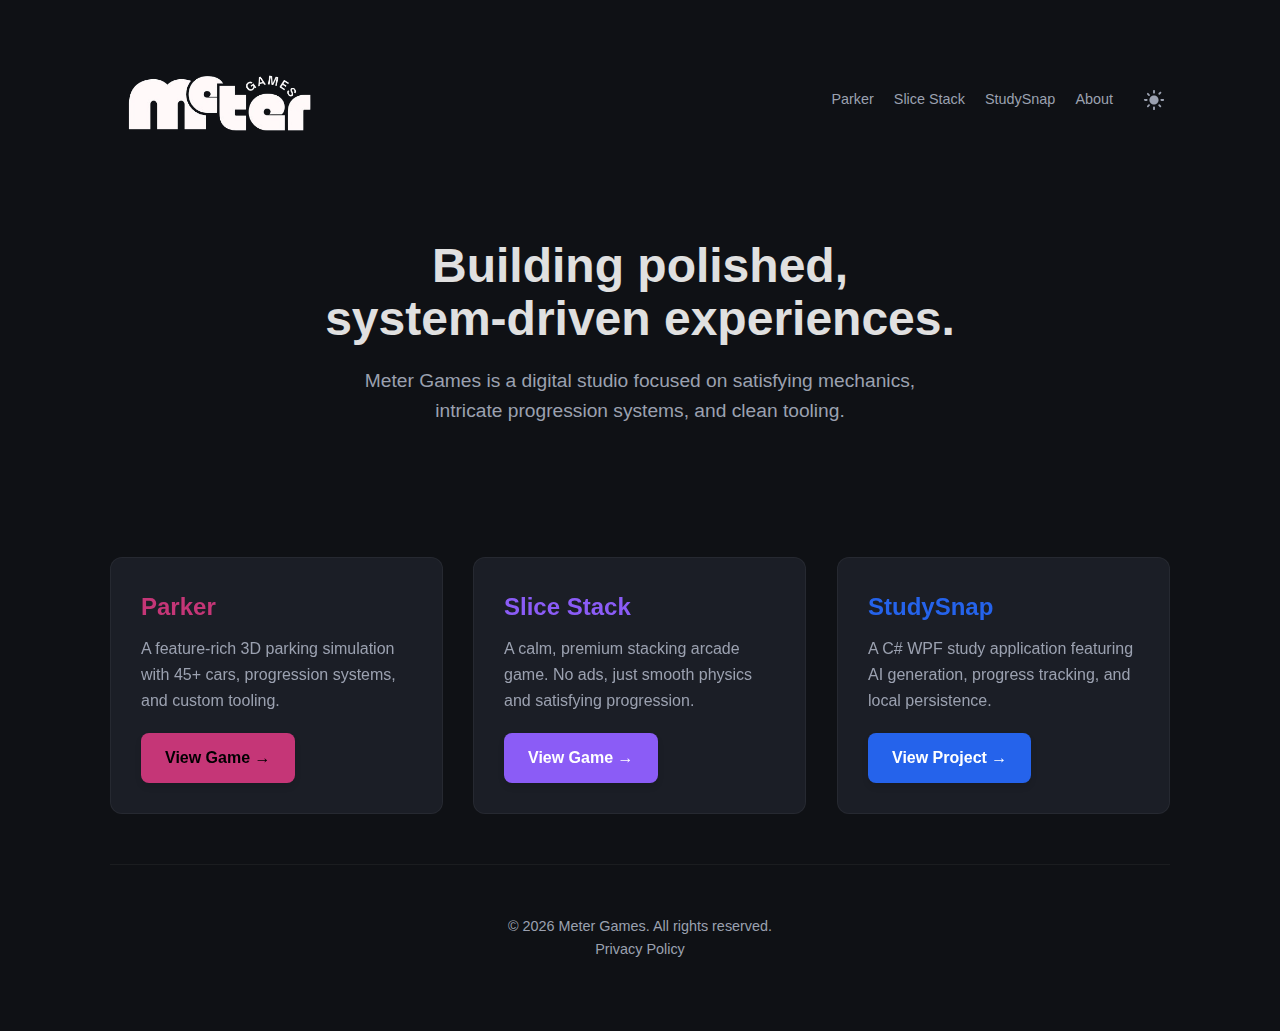
<file: index.html>
<!DOCTYPE html>
<html lang="en">
    <head>
        <meta charset="UTF-8" />
        <meta name="viewport" content="width=device-width, initial-scale=1.0" />
        <title>Meter Games</title>
        <link rel="icon" href="images/favicon-light.ico" type="image/x-icon" />
        <link rel="icon" href="images/favicon-light.ico" type="image/x-icon" media="(prefers-color-scheme: light)" />
        <link rel="icon" href="images/favicon-dark.ico" type="image/x-icon" media="(prefers-color-scheme: dark)" />
        <script>
            const savedTheme = localStorage.getItem("theme") || "dark";
            document.documentElement.setAttribute("data-theme", savedTheme);
        </script>
        <link rel="stylesheet" href="style.css" />
    </head>
    <body>
        <div class="container">
            <header class="header">
                <div class="logo">
                    <img src="images/logo.png" alt="Meter Games Logo" />
                </div>
                <nav>
                    <a href="parker" class="nav-link">Parker</a>
                    <a href="slicestack" class="nav-link">Slice Stack</a>
                    <a href="studysnap" class="nav-link">StudySnap</a>
                    <a href="about" class="nav-link">About</a>
                </nav>
            </header>

            <section class="hero">
                <h1>Building polished,<br />system-driven experiences.</h1>
                <p>Meter Games is a digital studio focused on satisfying mechanics, intricate progression systems, and clean tooling.</p>
            </section>

            <section class="grid">
                <a href="parker" class="card">
                    <h3 style="color: var(--parker-accent)">Parker</h3>
                    <p>A feature-rich 3D parking simulation with 45+ cars, progression systems, and custom tooling.</p>
                    <span class="btn" style="background: var(--parker-accent); color: #000">View Game &rarr;</span>
                </a>

                <a href="slicestack" class="card">
                    <h3 style="color: var(--slice-accent)">Slice Stack</h3>
                    <p>A calm, premium stacking arcade game. No ads, just smooth physics and satisfying progression.</p>
                    <span class="btn" style="background: var(--slice-accent)">View Game &rarr;</span>
                </a>

                <a href="studysnap" class="card">
                    <h3 style="color: var(--study-accent)">StudySnap</h3>
                    <p>A C# WPF study application featuring AI generation, progress tracking, and local persistence.</p>
                    <span class="btn" style="background: var(--study-accent)">View Project &rarr;</span>
                </a>
            </section>

            <footer>
                <p>&copy; 2026 Meter Games. All rights reserved.</p>
                <p><a href="privacy">Privacy Policy</a></p>
            </footer>
        </div>
        <script src="script.js"></script>
    </body>
</html>
</file>
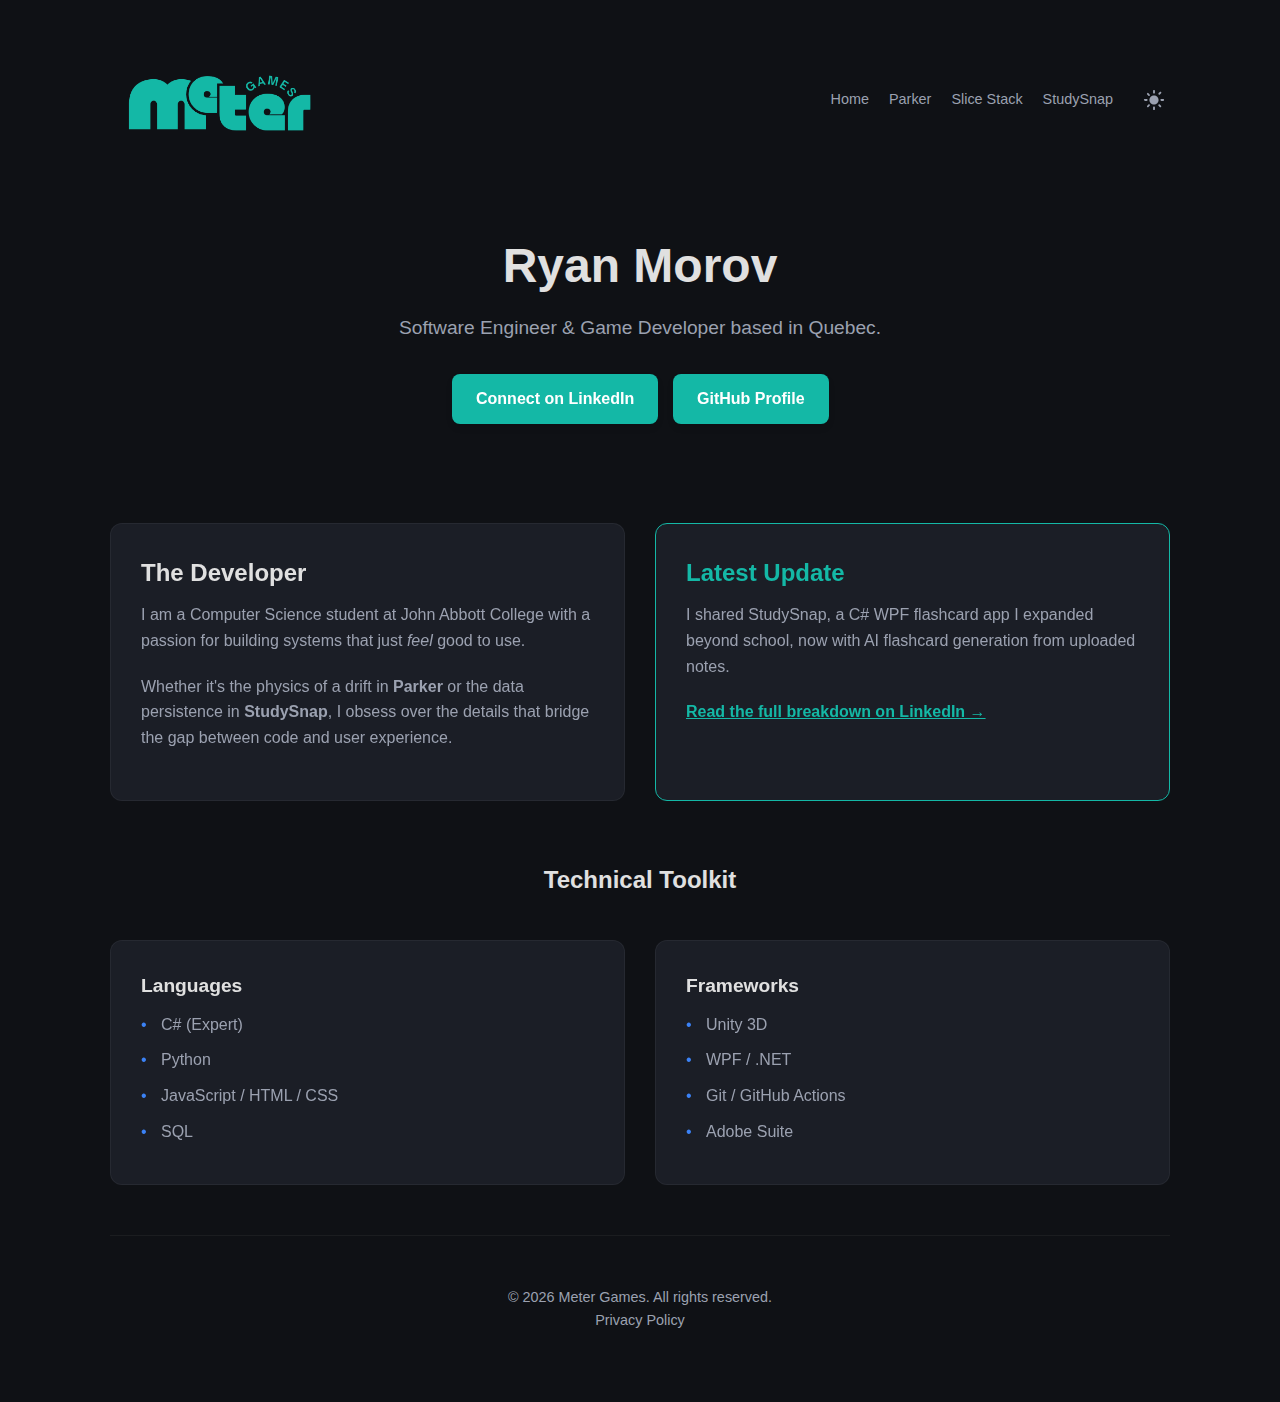
<file: about.html>
<!DOCTYPE html>
<html lang="en">
    <head>
        <meta charset="UTF-8" />
        <meta name="viewport" content="width=device-width, initial-scale=1.0" />
        <title>About - Meter Games</title>
        <link rel="icon" href="images/favicon-light.ico" type="image/x-icon" />
        <link rel="icon" href="images/favicon-light.ico" type="image/x-icon" media="(prefers-color-scheme: light)" />
        <link rel="icon" href="images/favicon-dark.ico" type="image/x-icon" media="(prefers-color-scheme: dark)" />
        <script>
            const savedTheme = localStorage.getItem("theme") || "dark";
            document.documentElement.setAttribute("data-theme", savedTheme);
        </script>
        <link rel="stylesheet" href="style.css" />
    </head>
    <body class="about-theme">
        <div class="container">
            <header class="header">
                <div class="logo">
                    <a href="index.html">
                        <img src="images/logo.png" alt="Meter Games Logo" />
                    </a>
                </div>
                <nav>
                    <a href="index.html" class="nav-link">Home</a>
                    <a href="parker.html" class="nav-link">Parker</a>
                    <a href="slicestack.html" class="nav-link">Slice Stack</a>
                    <a href="studysnap.html" class="nav-link">StudySnap</a>
                </nav>
            </header>

            <section class="hero">
                <h1>Ryan Morov</h1>
                <p>Software Engineer & Game Developer based in Quebec.</p>
                
                <div style="display: flex; gap: 15px; justify-content: center; flex-wrap: wrap; margin-top: 20px;">
                    <a href="https://www.linkedin.com/in/ryan-morov" target="_blank" class="btn">
                        Connect on LinkedIn
                    </a>

                    <a href="https://github.com/metergames" target="_blank" class="btn">
                        GitHub Profile
                    </a>
                </div>
            </section>

            <div class="grid">
                <div class="card">
                    <h3>The Developer</h3>
                    <p>I am a Computer Science student at John Abbott College with a passion for building systems that just <em>feel</em> good to use.</p>
                    <p>Whether it's the physics of a drift in <strong>Parker</strong> or the data persistence in <strong>StudySnap</strong>, I obsess over the details that bridge the gap between code and user experience.</p>
                </div>

                <div class="card" style="border-color: var(--about-accent);">
                    <h3 style="color: var(--about-accent)">Latest Update</h3>
                    <p>I shared StudySnap, a C# WPF flashcard app I expanded beyond school, now with AI flashcard generation from uploaded notes.</p>
                    <a href="https://www.linkedin.com/posts/ryan-morov_studysnap-started-as-a-school-project-and-activity-7417624740154101760-GOih" target="_blank" style="color: var(--about-accent); font-weight: bold; text-decoration: underline;">Read the full breakdown on LinkedIn &rarr;</a>
                </div>
            </div>

            <section class="tech-showcase" style="margin-top: 60px;">
                <h2>Technical Toolkit</h2>
                <div class="grid" style="grid-template-columns: repeat(auto-fit, minmax(200px, 1fr)); text-align: left;">
                    <div class="card">
                        <h3 style="font-size: 1.2rem;">Languages</h3>
                        <ul class="feature-list">
                            <li>C# (Expert)</li>
                            <li>Python</li>
                            <li>JavaScript / HTML / CSS</li>
                            <li>SQL</li>
                        </ul>
                    </div>
                    <div class="card">
                        <h3 style="font-size: 1.2rem;">Frameworks</h3>
                        <ul class="feature-list">
                            <li>Unity 3D</li>
                            <li>WPF / .NET</li>
                            <li>Git / GitHub Actions</li>
                            <li>Adobe Suite</li>
                        </ul>
                    </div>
                </div>
            </section>

            <footer>
                <p>&copy; 2026 Meter Games. All rights reserved.</p>
                <p><a href="privacy.html">Privacy Policy</a></p>
            </footer>
        </div>
        <script src="script.js"></script>
    </body>
</html>
</file>
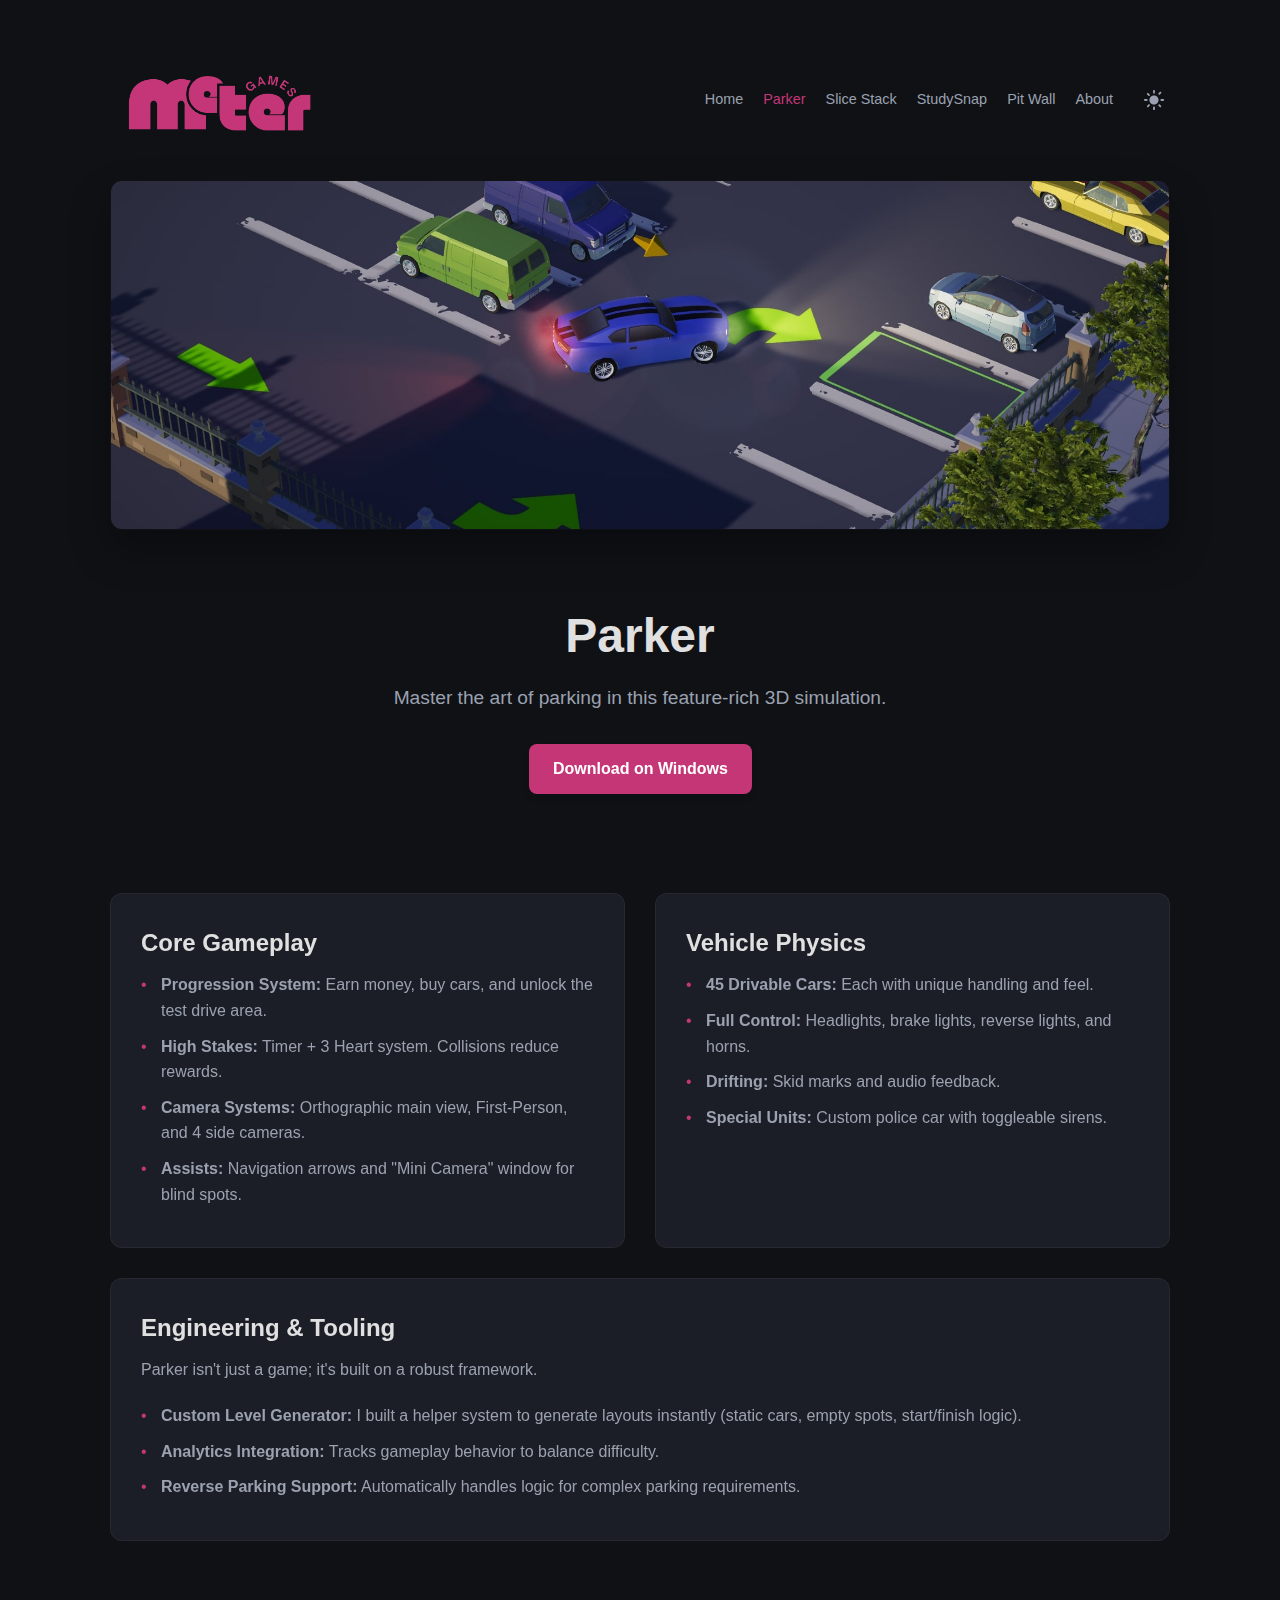
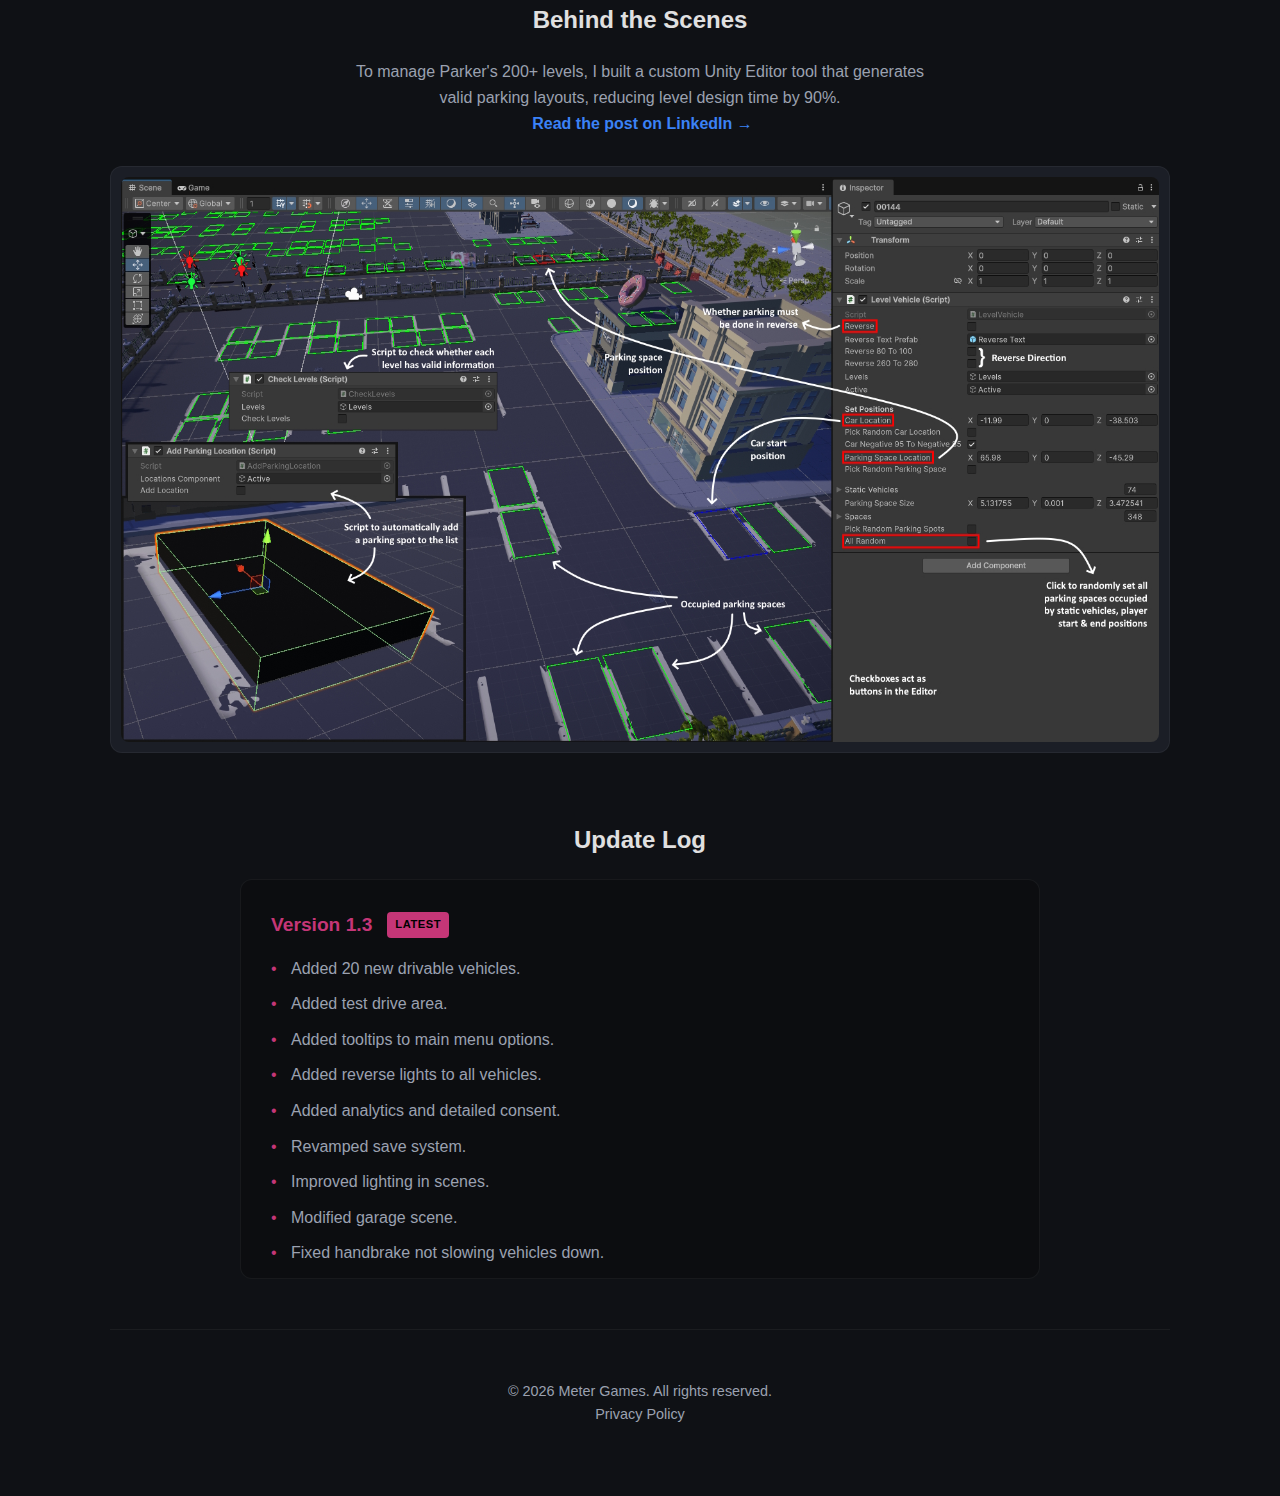
<file: parker.html>
<!DOCTYPE html>
<html lang="en">
    <head>
        <meta charset="UTF-8" />
        <meta name="viewport" content="width=device-width, initial-scale=1.0" />
        <title>Parker - Meter Games</title>
        <link rel="icon" href="images/favicon-light.ico" type="image/x-icon" />
        <link rel="icon" href="images/favicon-light.ico" type="image/x-icon" media="(prefers-color-scheme: light)" />
        <link rel="icon" href="images/favicon-dark.ico" type="image/x-icon" media="(prefers-color-scheme: dark)" />
        <script>
            const savedTheme = localStorage.getItem("theme") || "dark";
            document.documentElement.setAttribute("data-theme", savedTheme);
        </script>
        <link rel="stylesheet" href="style.css" />
    </head>
    <body class="parker-theme">
        <div class="container">
            <header class="header">
                <div class="logo">
                    <a href="/metergames">
                        <img src="images/logo.png" alt="Meter Games Logo" />
                    </a>
                </div>
                <nav>
                    <a href="/metergames" class="nav-link">Home</a>
                    <a href="parker" class="nav-link" style="color: var(--parker-accent);">Parker</a>
                    <a href="slicestack" class="nav-link">Slice Stack</a>
                    <a href="studysnap" class="nav-link">StudySnap</a>
                    <a href="pitwall" class="nav-link">Pit Wall</a>
                    <a href="about" class="nav-link">About</a>
                </nav>
            </header>

            <div id="banner-container" class="banner-placeholder"></div>

            <section class="hero">
                <h1>Parker</h1>
                <p>Master the art of parking in this feature-rich 3D simulation.</p>
                <a href="https://meter-g-a-m-e-s.itch.io/parker" target="_blank" class="btn">Download on Windows</a>
            </section>

            <div class="grid">
                <div class="card">
                    <h3>Core Gameplay</h3>
                    <ul class="feature-list">
                        <li><strong>Progression System:</strong> Earn money, buy cars, and unlock the test drive area.</li>
                        <li><strong>High Stakes:</strong> Timer + 3 Heart system. Collisions reduce rewards.</li>
                        <li><strong>Camera Systems:</strong> Orthographic main view, First-Person, and 4 side cameras.</li>
                        <li><strong>Assists:</strong> Navigation arrows and "Mini Camera" window for blind spots.</li>
                    </ul>
                </div>

                <div class="card">
                    <h3>Vehicle Physics</h3>
                    <ul class="feature-list">
                        <li><strong>45 Drivable Cars:</strong> Each with unique handling and feel.</li>
                        <li><strong>Full Control:</strong> Headlights, brake lights, reverse lights, and horns.</li>
                        <li><strong>Drifting:</strong> Skid marks and audio feedback.</li>
                        <li><strong>Special Units:</strong> Custom police car with toggleable sirens.</li>
                    </ul>
                </div>
            </div>

            <div class="card" style="margin-top: 30px">
                <h3>Engineering & Tooling</h3>
                <p>Parker isn't just a game; it's built on a robust framework.</p>
                <ul class="feature-list">
                    <li><strong>Custom Level Generator:</strong> I built a helper system to generate layouts instantly (static cars, empty spots, start/finish logic).</li>
                    <li><strong>Analytics Integration:</strong> Tracks gameplay behavior to balance difficulty.</li>
                    <li><strong>Reverse Parking Support:</strong> Automatically handles logic for complex parking requirements.</li>
                </ul>
            </div>

            <section class="tech-showcase">
                <h2>Behind the Scenes</h2>
                <p>
                    To manage Parker's 200+ levels, I built a custom Unity Editor tool that generates valid parking layouts, reducing level design time by 90%.
                    
                    <a href="https://www.linkedin.com/posts/ryan-morov_%F0%9D%97%95%F0%9D%98%82%F0%9D%97%B6%F0%9D%97%B9%F0%9D%97%B1%F0%9D%97%B6%F0%9D%97%BB%F0%9D%97%B4-%F0%9D%97%B0%F0%9D%98%82%F0%9D%98%80%F0%9D%98%81%F0%9D%97%BC%F0%9D%97%BA-%F0%9D%97%BD%F0%9D%97%B6%F0%9D%97%BD%F0%9D%97%B2%F0%9D%97%B9%F0%9D%97%B6%F0%9D%97%BB%F0%9D%97%B2%F0%9D%98%80-activity-7413429429395165184-LWlc?utm_source=share&utm_medium=member_desktop&rcm=ACoAAEdm79cBYIib1x8q_vnQTFbfkhciuY0DS-c" target="_blank" class="tech-showcase-link">Read the post on LinkedIn &rarr;</a>
                </p>

                <div class="tech-frame">
                    <img src="images/parker-tooling-screenshot.jpg" alt="Custom Level Generator" class="enlargeable-image" />
                </div>
            </section>

            <div class="changelog-section">
                <h2>Update Log</h2>
                <div class="changelog-box">
                    <div class="version-entry">
                        <div class="version-header">
                            <span class="version-title" style="color: var(--parker-accent)">Version 1.3</span>
                            <span class="badge-latest" style="background: var(--parker-accent); color: #000;">Latest</span>
                        </div>
                        <ul class="feature-list">
                            <li>Added 20 new drivable vehicles.</li>
                            <li>Added test drive area.</li>
                            <li>Added tooltips to main menu options.</li>
                            <li>Added reverse lights to all vehicles.</li>
                            <li>Added analytics and detailed consent.</li>
                            <li>Revamped save system.</li>
                            <li>Improved lighting in scenes.</li>
                            <li>Modified garage scene.</li>
                            <li>Fixed handbrake not slowing vehicles down.</li>
                            <li>Fixed vehicle audio not falling under SFX volume settings.</li>
                            <li>Fixed UI audio bug.</li>
                            <li>Fixed UI scaling.</li>
                        </ul>
                    </div>
                    <div class="version-entry">
                        <div class="version-header"><span class="version-title">Version 1.2</span></div>
                        <ul class="feature-list">
                            <li>Added new parking area.</li>
                            <li>Added 75 levels.</li>
                            <li>Fixed car movement upon level end.</li>
                            <li>Fixed music change between scenes.</li>
                            <li>Fixed bugs.</li>
                        </ul>
                    </div>
                    <div class="version-entry">
                        <div class="version-header"><span class="version-title">Version 1.1</span></div>
                        <ul class="feature-list">
                            <li>Added difficulty levels.</li>
                            <li>Added 50 levels.</li>
                            <li>Added new parking area.</li>
                            <li>Added option to skip levels.</li>
                            <li>Added control map for keyboard and Xbox controller.</li>
                            <li>Changed parking lot skybox for a clearer environment.</li>
                            <li>Fixed timer pausing on park.</li>
                            <li>Fixed menu navigation bug.</li>
                            <li>Optimized car setup.</li>
                            <li>Optimized controller input.</li>
                            <li>Added links to Privacy Policy and Terms And Conditions.</li>
                        </ul>
                    </div>
                    <div class="version-entry">
                        <div class="version-header"><span class="version-title">Version 1.0</span></div>
                        <ul class="feature-list">
                            <li>First release!</li>
                        </ul>
                    </div>
                </div>
            </div>

            <footer>
                <p>&copy; 2026 Meter Games. All rights reserved.</p>
                <p><a href="privacy">Privacy Policy</a></p>
            </footer>
        </div>
        <script src="script.js"></script>
    </body>
</html>
</file>
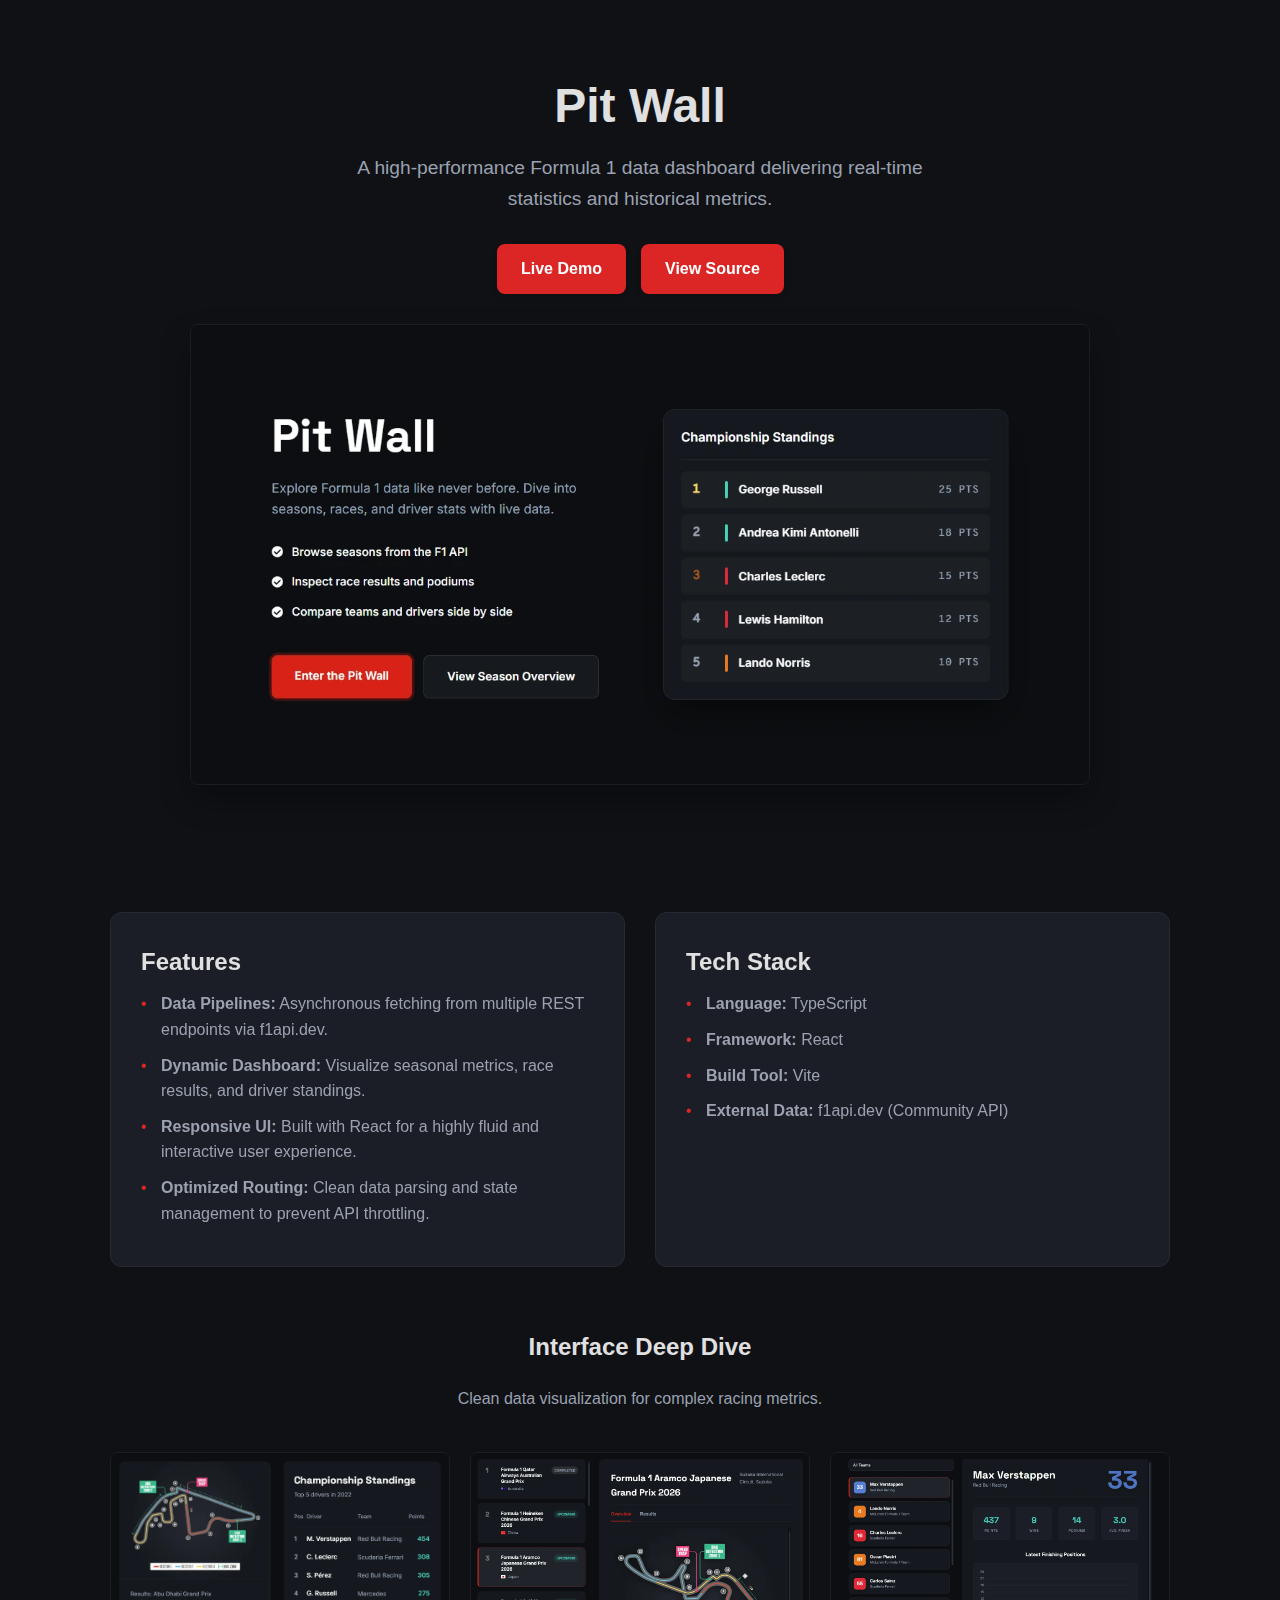
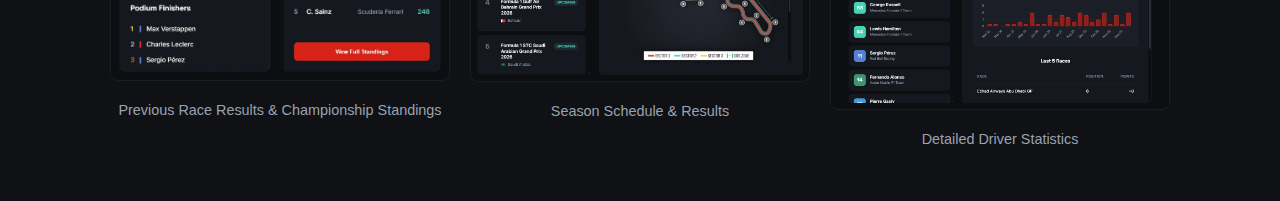
<file: pitwall.html>
<!DOCTYPE html>
<html lang="en">
    <head>
        <meta charset="UTF-8" />
        <meta name="viewport" content="width=device-width, initial-scale=1.0" />
        <title>Pit Wall - Meter Games</title>
        <link rel="icon" href="images/favicon-light.ico" type="image/x-icon" />
        <link rel="icon" href="images/favicon-light.ico" type="image/x-icon" media="(prefers-color-scheme: light)" />
        <link rel="icon" href="images/favicon-dark.ico" type="image/x-icon" media="(prefers-color-scheme: dark)" />
        <script>
            const savedTheme = localStorage.getItem("theme") || "dark";
            document.documentElement.setAttribute("data-theme", savedTheme);
        </script>
        <link rel="stylesheet" href="style.css" />
    </head>
    <body class="pit-theme">
        <div class="container">
            <site-header page="pitwall"></site-header>

            <section class="hero">
                <h1>Pit Wall</h1>
                <p>A high-performance Formula 1 data dashboard delivering real-time statistics and historical metrics.</p>
                
                <div style="display: flex; gap: 15px; justify-content: center; flex-wrap: wrap; margin-bottom: 20px;">
                    <a href="https://metergames.github.io/f1-pit-wall/" target="_blank" rel="noreferrer" class="btn">
                        Live Demo
                    </a>
                    <a href="https://github.com/metergames/f1-pit-wall" target="_blank" rel="noreferrer" class="btn">
                        View Source
                    </a>
                </div>
                
                <div style="margin-top: 30px; margin-bottom: 20px;">
                    <img 
                        src="images/pitwall-dashboard.webp" 
                        alt="Pit Wall Overview" 
                        class="enlargeable-image" 
                        style="width: 100%; max-width: 900px; border-radius: 8px; border: 1px solid var(--border-color); box-shadow: 0 15px 30px rgba(0,0,0,0.3);"
                    >
                </div>
            </section>

            <div class="grid">
                <div class="card">
                    <h3>Features</h3>
                    <ul class="feature-list">
                        <li><strong>Data Pipelines:</strong> Asynchronous fetching from multiple REST endpoints via f1api.dev.</li>
                        <li><strong>Dynamic Dashboard:</strong> Visualize seasonal metrics, race results, and driver standings.</li>
                        <li><strong>Responsive UI:</strong> Built with React for a highly fluid and interactive user experience.</li>
                        <li><strong>Optimized Routing:</strong> Clean data parsing and state management to prevent API throttling.</li>
                    </ul>
                </div>

                <div class="card">
                    <h3>Tech Stack</h3>
                    <ul class="feature-list">
                        <li><strong>Language:</strong> TypeScript</li>
                        <li><strong>Framework:</strong> React</li>
                        <li><strong>Build Tool:</strong> Vite</li>
                        <li><strong>External Data:</strong> f1api.dev (Community API)</li>
                    </ul>
                </div>
            </div>

            <section class="tech-showcase" style="margin-top: 60px;">
                <h2>Interface Deep Dive</h2>
                <p>Clean data visualization for complex racing metrics.</p>

                <div class="grid" style="grid-template-columns: repeat(auto-fit, minmax(250px, 1fr)); gap: 20px;">
                    <div style="text-align: center;">
                        <img src="images/pitwall-standings.webp" alt="Championship Standings" class="enlargeable-image" style="width: 100%; border-radius: 8px; border: 1px solid var(--border-color);">
                        <p style="font-size: 0.9rem; color: var(--text-muted); margin-top: 10px;">Previous Race Results & Championship Standings</p>
                    </div>
                    <div style="text-align: center;">
                        <img src="images/pitwall-schedule.webp" alt="Race Schedule" class="enlargeable-image" style="width: 100%; border-radius: 8px; border: 1px solid var(--border-color);">
                        <p style="font-size: 0.9rem; color: var(--text-muted); margin-top: 10px;">Season Schedule & Results</p>
                    </div>
                    <div style="text-align: center;">
                        <img src="images/pitwall-driver.webp" alt="Driver Details" class="enlargeable-image" style="width: 100%; border-radius: 8px; border: 1px solid var(--border-color);">
                        <p style="font-size: 0.9rem; color: var(--text-muted); margin-top: 10px;">Detailed Driver Statistics</p>
                    </div>
                </div>
            </section>

            <site-footer></site-footer>
        </div>
        <script src="script.js"></script>
    </body>
</html>
</file>
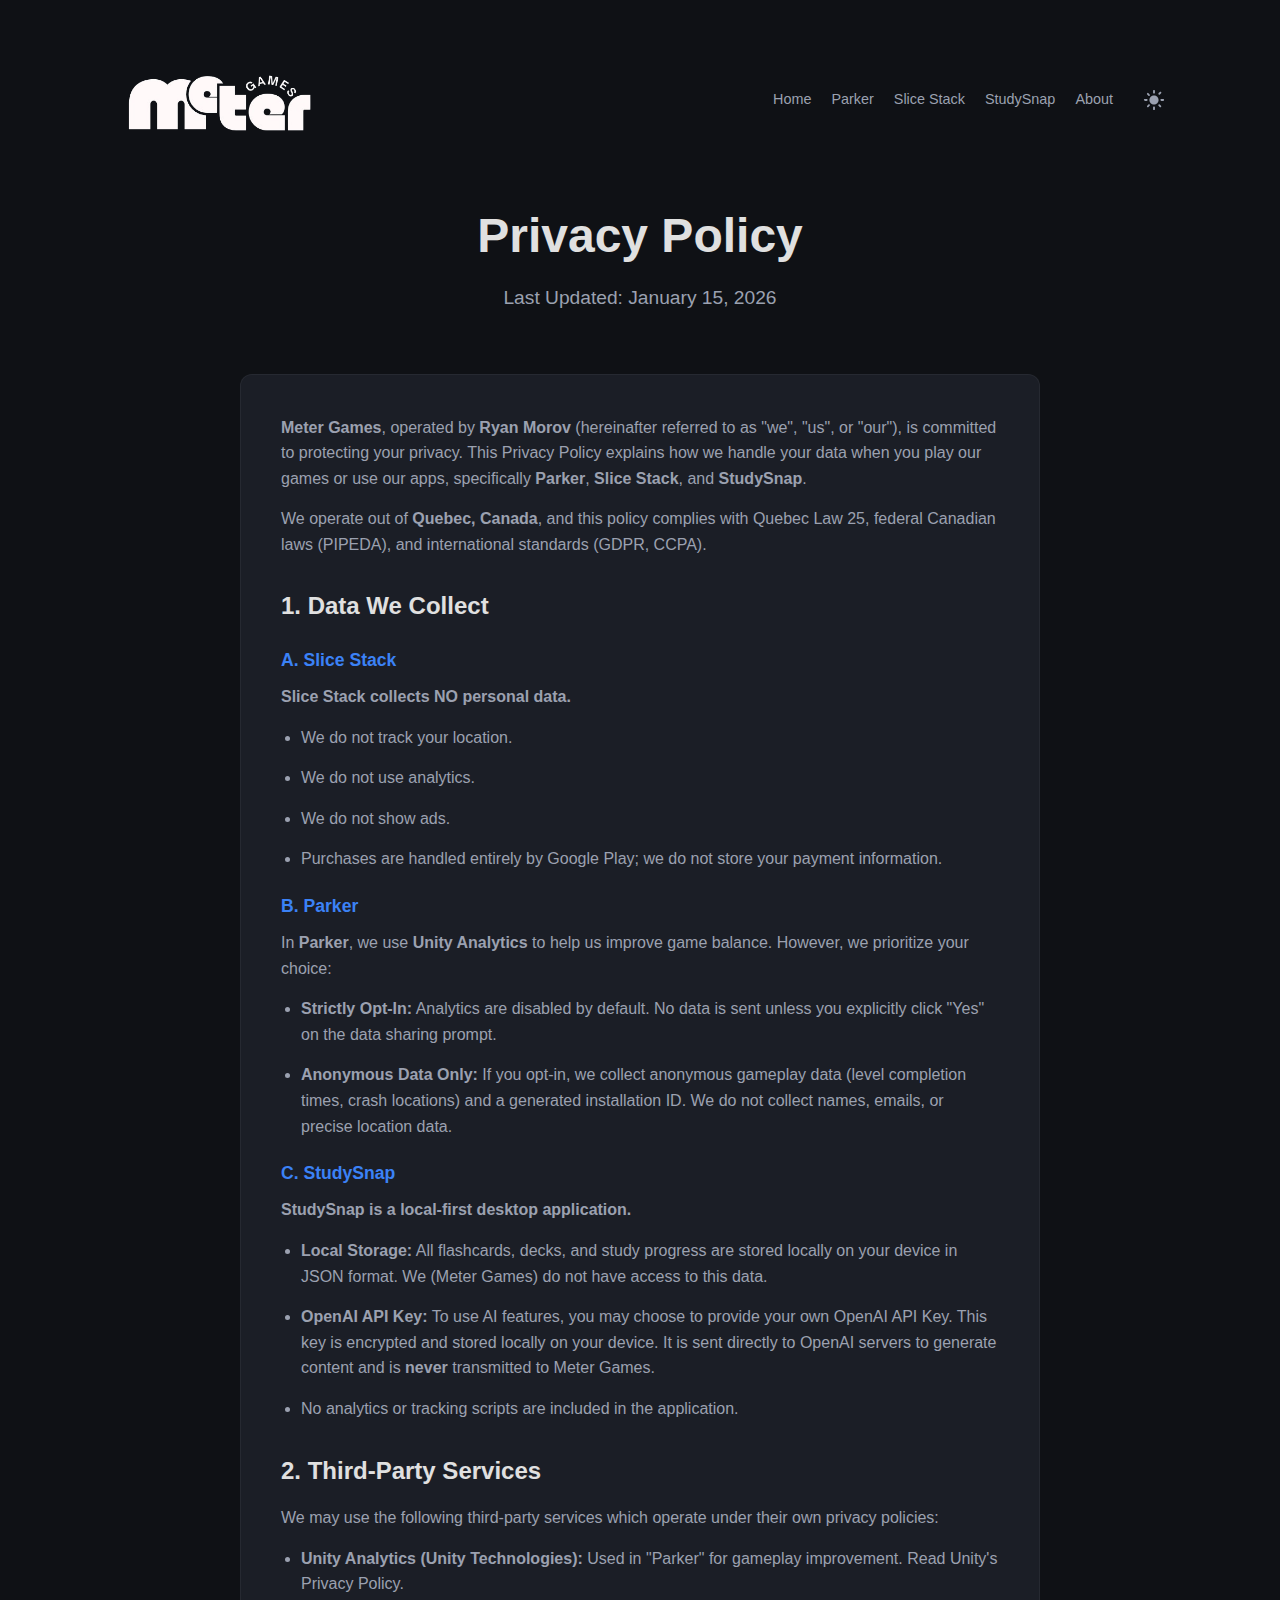
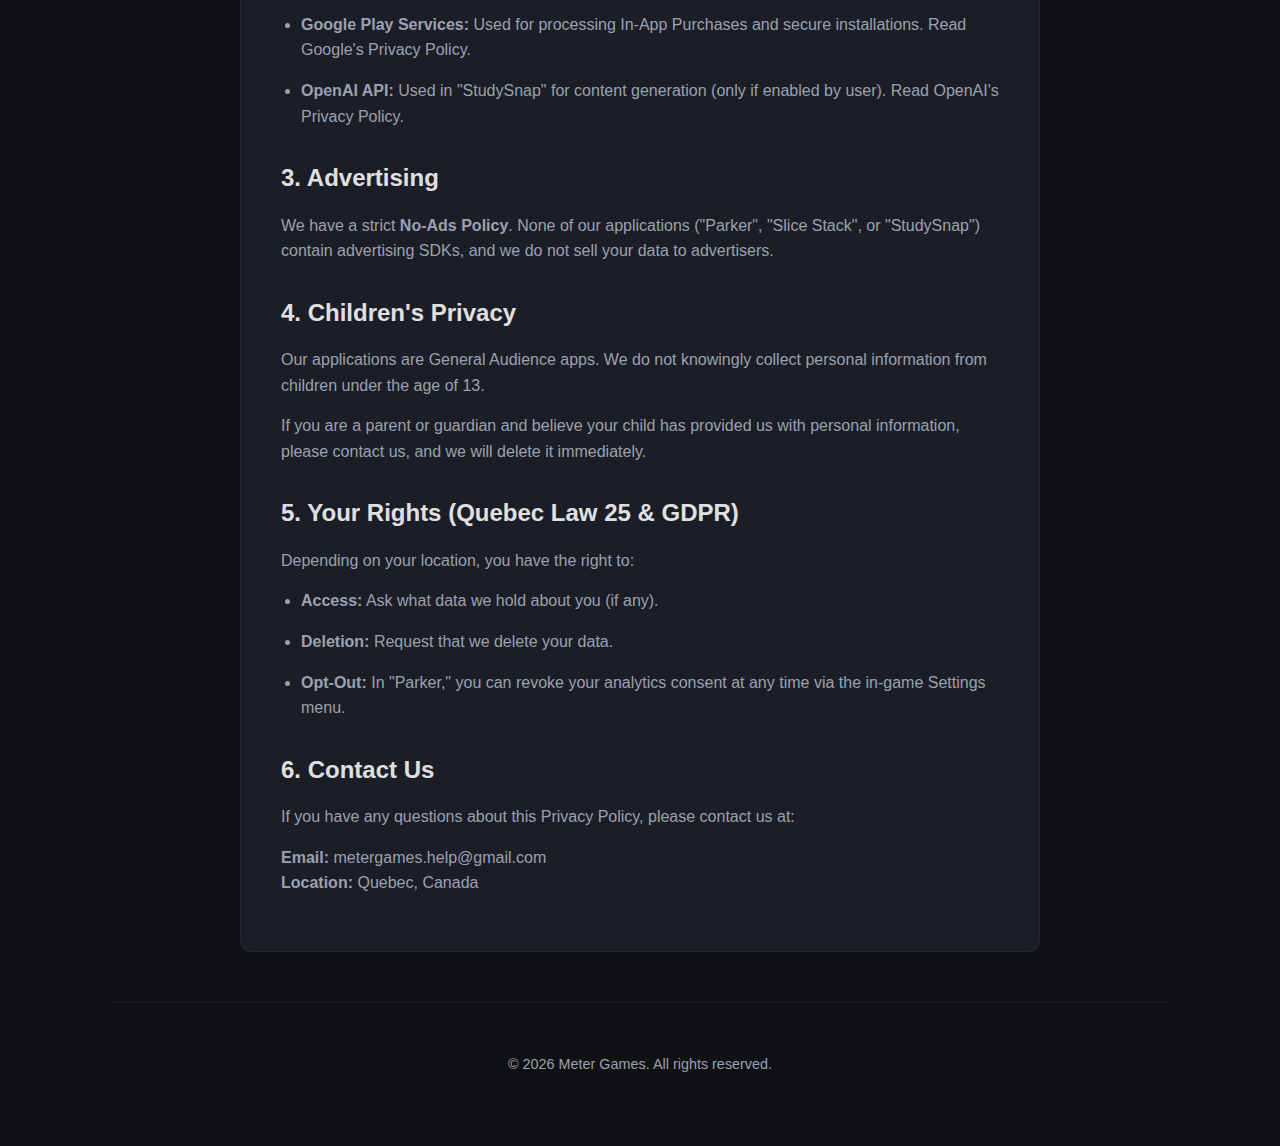
<file: privacy.html>
<!DOCTYPE html>
<html lang="en">
    <head>
        <meta charset="UTF-8" />
        <meta name="viewport" content="width=device-width, initial-scale=1.0" />
        <title>Privacy Policy - Meter Games</title>
        <link rel="icon" href="images/favicon-light.ico" type="image/x-icon" />
        <link rel="icon" href="images/favicon-light.ico" type="image/x-icon" media="(prefers-color-scheme: light)" />
        <link rel="icon" href="images/favicon-dark.ico" type="image/x-icon" media="(prefers-color-scheme: dark)" />
        <script>
            const savedTheme = localStorage.getItem("theme") || "dark";
            document.documentElement.setAttribute("data-theme", savedTheme);
        </script>
        <link rel="stylesheet" href="style.css" />
        <style>
            /* Specific styling for policy readability */
            .policy-content {
                max-width: 800px;
                margin: 0 auto;
                background: var(--card-bg);
                padding: 40px;
                border-radius: 12px;
                border: 1px solid rgba(255, 255, 255, 0.05);
            }
            .policy-content h2 { margin-top: 30px; margin-bottom: 15px; color: var(--text-main); }
            .policy-content h3 { margin-top: 20px; margin-bottom: 10px; font-size: 1.1rem; color: var(--accent); }
            .policy-content p, .policy-content li { color: var(--text-muted); margin-bottom: 15px; }
            .policy-content ul { list-style: disc; padding-left: 20px; margin-bottom: 20px; }
        </style>
    </head>
    <body>
        <div class="container">
            <header class="header">
                <div class="logo">
                    <a href="/metergames">
                        <img src="images/logo.png" alt="Meter Games Logo" />
                    </a>
                </div>
                <nav>
                    <a href="/metergames" class="nav-link">Home</a>
                    <a href="parker" class="nav-link">Parker</a>
                    <a href="slicestack" class="nav-link">Slice Stack</a>
                    <a href="studysnap" class="nav-link">StudySnap</a>
                    <a href="about" class="nav-link">About</a>
                </nav>
            </header>

            <section class="hero" style="padding: 30px 20px">
                <h1>Privacy Policy</h1>
                <p>Last Updated: January 15, 2026</p>
            </section>

            <div class="policy-content">
                <p>
                    <strong>Meter Games</strong>, operated by <strong>Ryan Morov</strong> (hereinafter referred to as "we", "us", or "our"), is committed to protecting your privacy. This Privacy Policy explains how we handle your data when you play our games or use our apps, specifically <strong>Parker</strong>, <strong>Slice Stack</strong>, and <strong>StudySnap</strong>.
                </p>
                <p>We operate out of <strong>Quebec, Canada</strong>, and this policy complies with Quebec Law 25, federal Canadian laws (PIPEDA), and international standards (GDPR, CCPA).</p>

                <h2>1. Data We Collect</h2>
                
                <h3>A. Slice Stack</h3>
                <p><strong>Slice Stack collects NO personal data.</strong></p>
                <ul>
                    <li>We do not track your location.</li>
                    <li>We do not use analytics.</li>
                    <li>We do not show ads.</li>
                    <li>Purchases are handled entirely by Google Play; we do not store your payment information.</li>
                </ul>

                <h3>B. Parker</h3>
                <p>In <strong>Parker</strong>, we use <strong>Unity Analytics</strong> to help us improve game balance. However, we prioritize your choice:</p>
                <ul>
                    <li><strong>Strictly Opt-In:</strong> Analytics are disabled by default. No data is sent unless you explicitly click "Yes" on the data sharing prompt.</li>
                    <li><strong>Anonymous Data Only:</strong> If you opt-in, we collect anonymous gameplay data (level completion times, crash locations) and a generated installation ID. We do not collect names, emails, or precise location data.</li>
                </ul>

                <h3>C. StudySnap</h3>
                <p><strong>StudySnap is a local-first desktop application.</strong></p>
                <ul>
                    <li><strong>Local Storage:</strong> All flashcards, decks, and study progress are stored locally on your device in JSON format. We (Meter Games) do not have access to this data.</li>
                    <li><strong>OpenAI API Key:</strong> To use AI features, you may choose to provide your own OpenAI API Key. This key is encrypted and stored locally on your device. It is sent directly to OpenAI servers to generate content and is <strong>never</strong> transmitted to Meter Games.</li>
                    <li>No analytics or tracking scripts are included in the application.</li>
                </ul>

                <h2>2. Third-Party Services</h2>
                <p>We may use the following third-party services which operate under their own privacy policies:</p>
                <ul>
                    <li><strong>Unity Analytics (Unity Technologies):</strong> Used in "Parker" for gameplay improvement. <a href="https://unity.com/legal/privacy-policy" target="_blank">Read Unity's Privacy Policy</a>.</li>
                    <li><strong>Google Play Services:</strong> Used for processing In-App Purchases and secure installations. <a href="https://policies.google.com/privacy" target="_blank">Read Google's Privacy Policy</a>.</li>
                    <li><strong>OpenAI API:</strong> Used in "StudySnap" for content generation (only if enabled by user). <a href="https://openai.com/privacy/" target="_blank">Read OpenAI's Privacy Policy</a>.</li>
                </ul>

                <h2>3. Advertising</h2>
                <p>We have a strict <strong>No-Ads Policy</strong>. None of our applications ("Parker", "Slice Stack", or "StudySnap") contain advertising SDKs, and we do not sell your data to advertisers.</p>

                <h2>4. Children's Privacy</h2>
                <p>Our applications are General Audience apps. We do not knowingly collect personal information from children under the age of 13.</p>
                <p>If you are a parent or guardian and believe your child has provided us with personal information, please contact us, and we will delete it immediately.</p>

                <h2>5. Your Rights (Quebec Law 25 & GDPR)</h2>
                <p>Depending on your location, you have the right to:</p>
                <ul>
                    <li><strong>Access:</strong> Ask what data we hold about you (if any).</li>
                    <li><strong>Deletion:</strong> Request that we delete your data.</li>
                    <li><strong>Opt-Out:</strong> In "Parker," you can revoke your analytics consent at any time via the in-game Settings menu.</li>
                </ul>

                <h2>6. Contact Us</h2>
                <p>If you have any questions about this Privacy Policy, please contact us at:</p>
                <p>
                    <strong>Email:</strong> <a href="mailto:metergames.help@gmail.com">metergames.help@gmail.com</a><br />
                    <strong>Location:</strong> Quebec, Canada
                </p>
            </div>

            <footer>
                <p>&copy; 2026 Meter Games. All rights reserved.</p>
            </footer>
        </div>
        <script src="script.js"></script>
    </body>
</html>
</file>
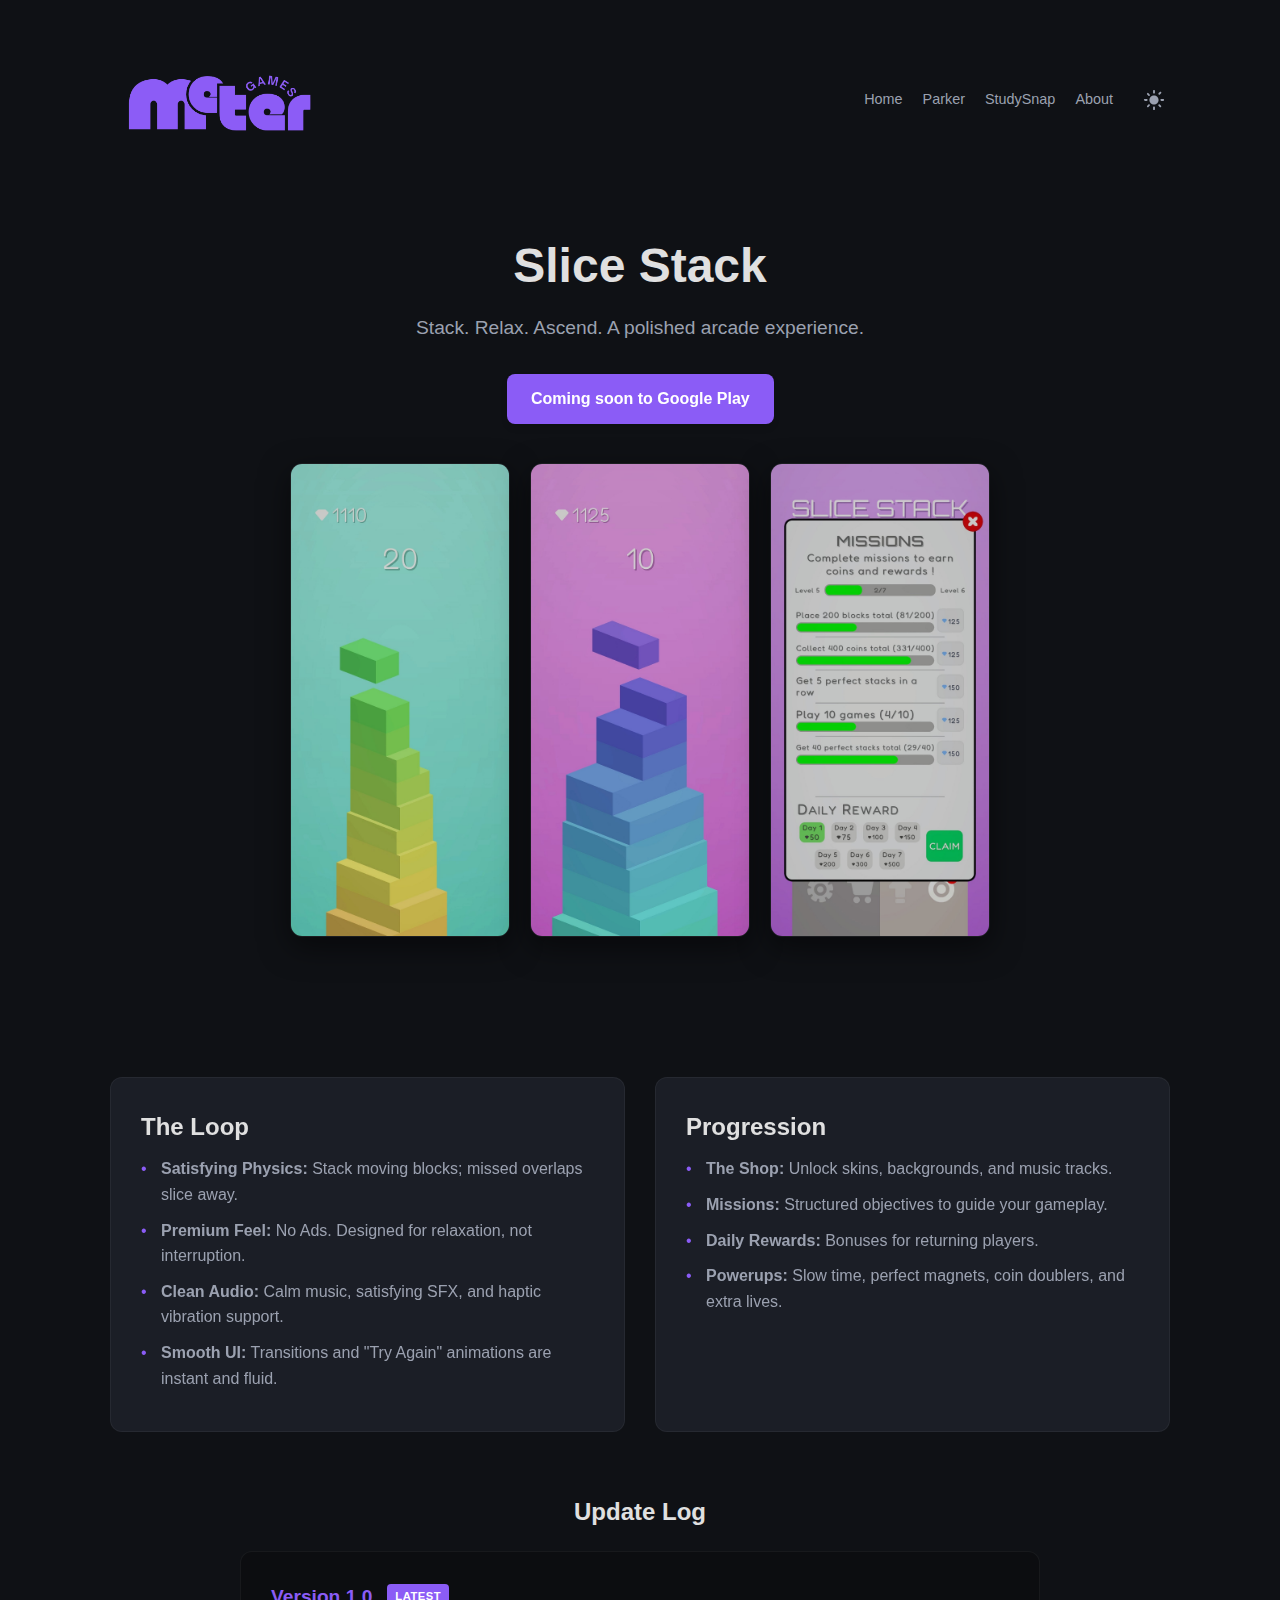
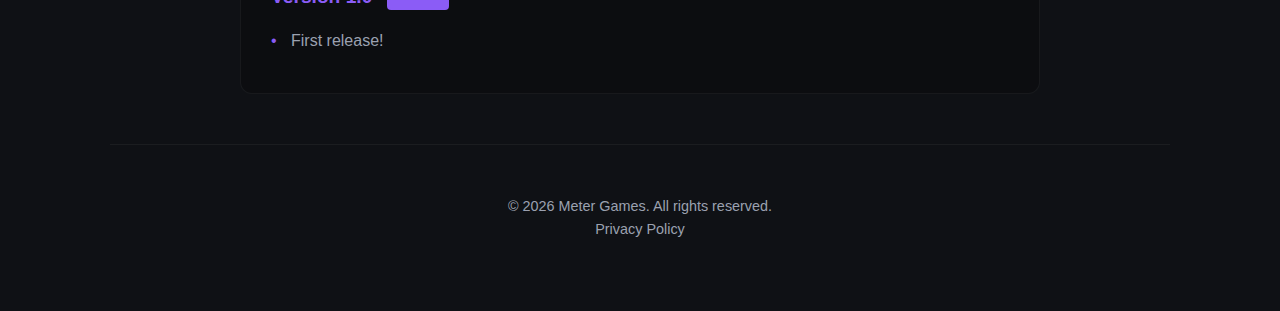
<file: slicestack.html>
<!doctype html>
<html lang="en">
    <head>
        <meta charset="UTF-8" />
        <meta name="viewport" content="width=device-width, initial-scale=1.0" />
        <title>Slice Stack - Meter Games</title>
        <link rel="icon" href="images/favicon-light.ico" type="image/x-icon" />
        <link rel="icon" href="images/favicon-light.ico" type="image/x-icon" media="(prefers-color-scheme: light)" />
        <link rel="icon" href="images/favicon-dark.ico" type="image/x-icon" media="(prefers-color-scheme: dark)" />
        <script>
            const savedTheme = localStorage.getItem("theme") || "dark";
            document.documentElement.setAttribute("data-theme", savedTheme);
        </script>
        <link rel="stylesheet" href="style.css" />
    </head>
    <body class="slice-theme">
        <div class="container">
            <header class="header">
                <div class="logo">
                    <a href="/">
                        <img src="images/logo.png" alt="Meter Games Logo" />
                    </a>
                </div>
                <nav>
                    <a href="/" class="nav-link">Home</a>
                    <a href="parker" class="nav-link">Parker</a>
                    <a href="studysnap" class="nav-link">StudySnap</a>
                    <a href="about" class="nav-link">About</a>
                </nav>
            </header>

            <section class="hero">
                <h1>Slice Stack</h1>
                <p>Stack. Relax. Ascend. A polished arcade experience.</p>
                <a href="#" target="_blank" class="btn">Coming soon to Google Play</a>

                <div class="screenshot-row">
                    <img src="images/slice-stack-1.jpg" alt="gameplay 1" class="mobile-screenshot" />
                    <img src="images/slice-stack-2.jpg" alt="gameplay 2" class="mobile-screenshot" />
                    <img src="images/slice-stack-3.jpg" alt="gameplay 3" class="mobile-screenshot" />
                </div>
            </section>

            <div class="grid">
                <div class="card">
                    <h3>The Loop</h3>
                    <ul class="feature-list">
                        <li><strong>Satisfying Physics:</strong> Stack moving blocks; missed overlaps slice away.</li>
                        <li><strong>Premium Feel:</strong> No Ads. Designed for relaxation, not interruption.</li>
                        <li><strong>Clean Audio:</strong> Calm music, satisfying SFX, and haptic vibration support.</li>
                        <li><strong>Smooth UI:</strong> Transitions and "Try Again" animations are instant and fluid.</li>
                    </ul>
                </div>

                <div class="card">
                    <h3>Progression</h3>
                    <ul class="feature-list">
                        <li><strong>The Shop:</strong> Unlock skins, backgrounds, and music tracks.</li>
                        <li><strong>Missions:</strong> Structured objectives to guide your gameplay.</li>
                        <li><strong>Daily Rewards:</strong> Bonuses for returning players.</li>
                        <li><strong>Powerups:</strong> Slow time, perfect magnets, coin doublers, and extra lives.</li>
                    </ul>
                </div>
            </div>

            <div class="changelog-section">
                <h2>Update Log</h2>
                <div class="changelog-box">
                    <div class="version-entry">
                        <div class="version-header">
                            <span class="version-title" style="color: var(--slice-accent)">Version 1.0</span>
                            <span class="badge-latest" style="background: var(--slice-accent); color: white">Latest</span>
                        </div>
                        <ul class="feature-list">
                            <li>First release!</li>
                        </ul>
                    </div>
                </div>
            </div>

            <footer>
                <p>&copy; 2026 Meter Games. All rights reserved.</p>
                <p><a href="privacy"">Privacy Policy</a></p>
            </footer>
        </div>
        <script src="script.js"></script>
    </body>
</html>
</file>
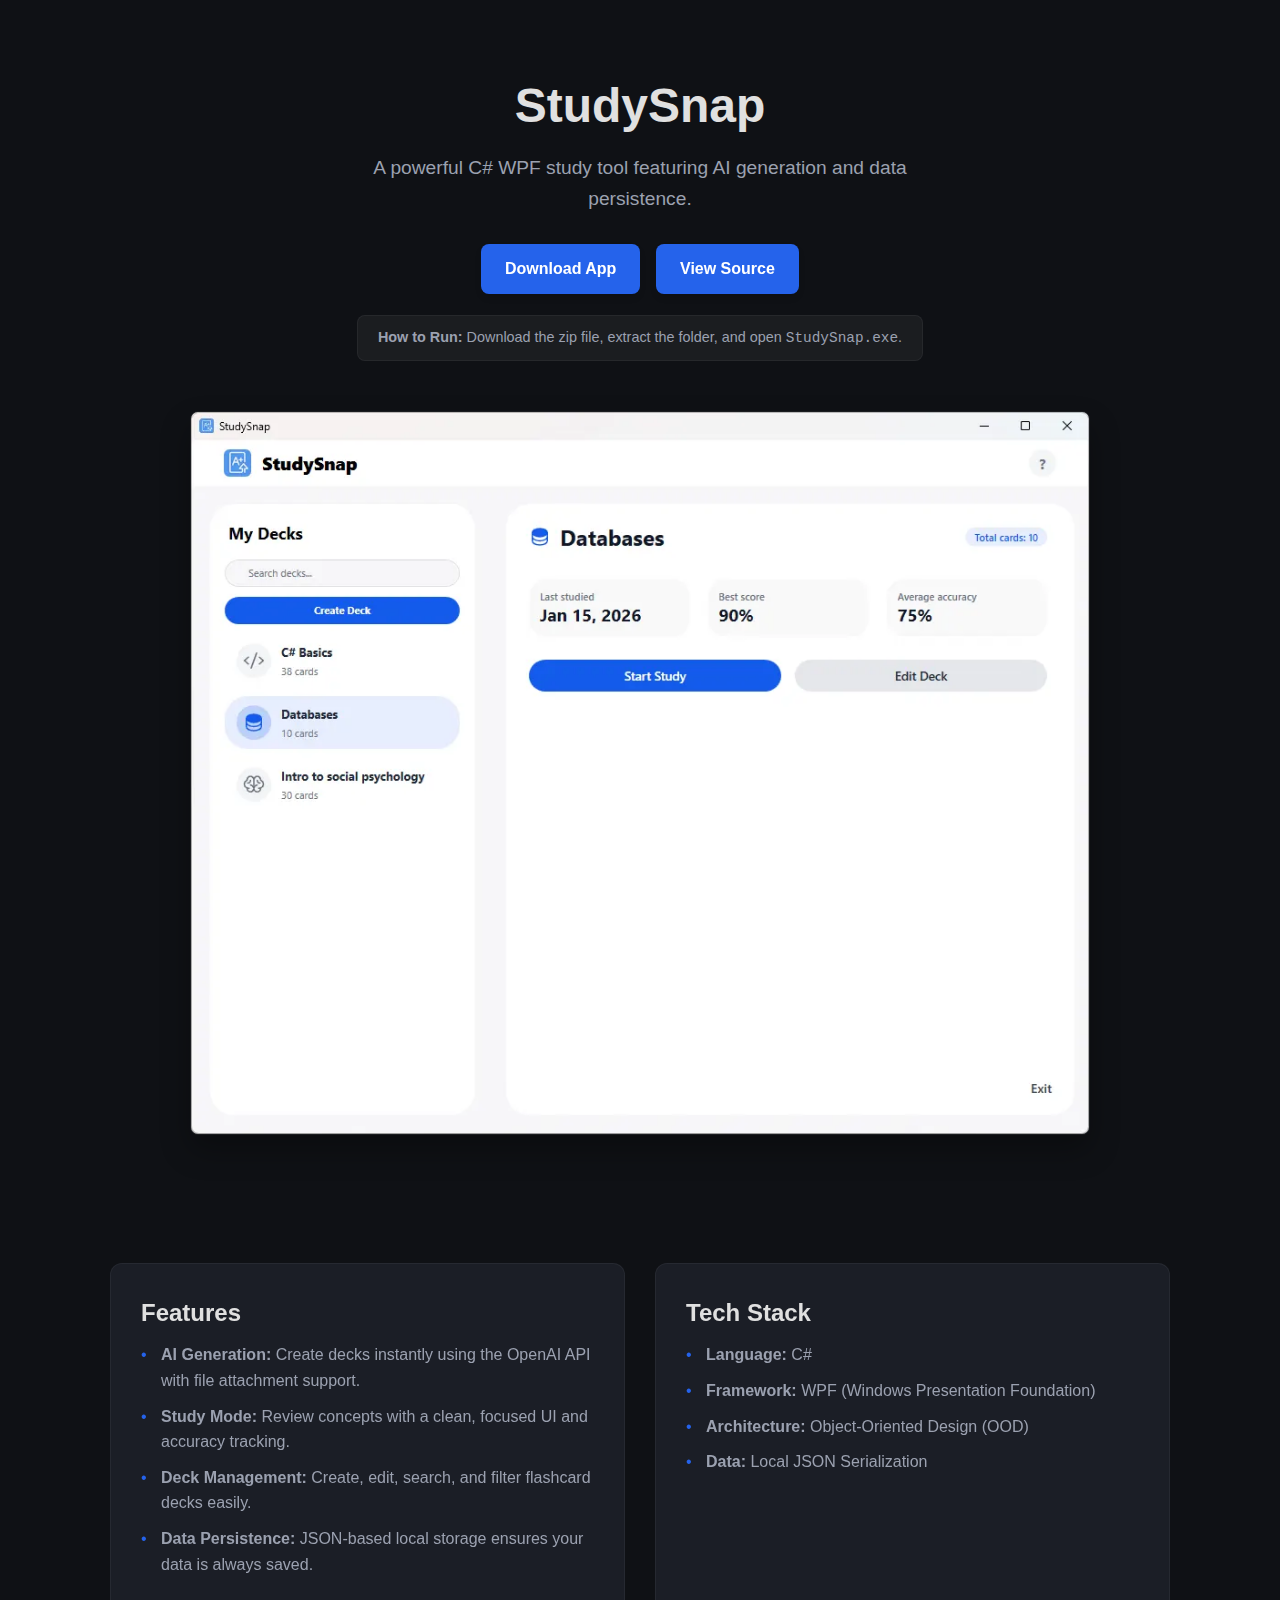
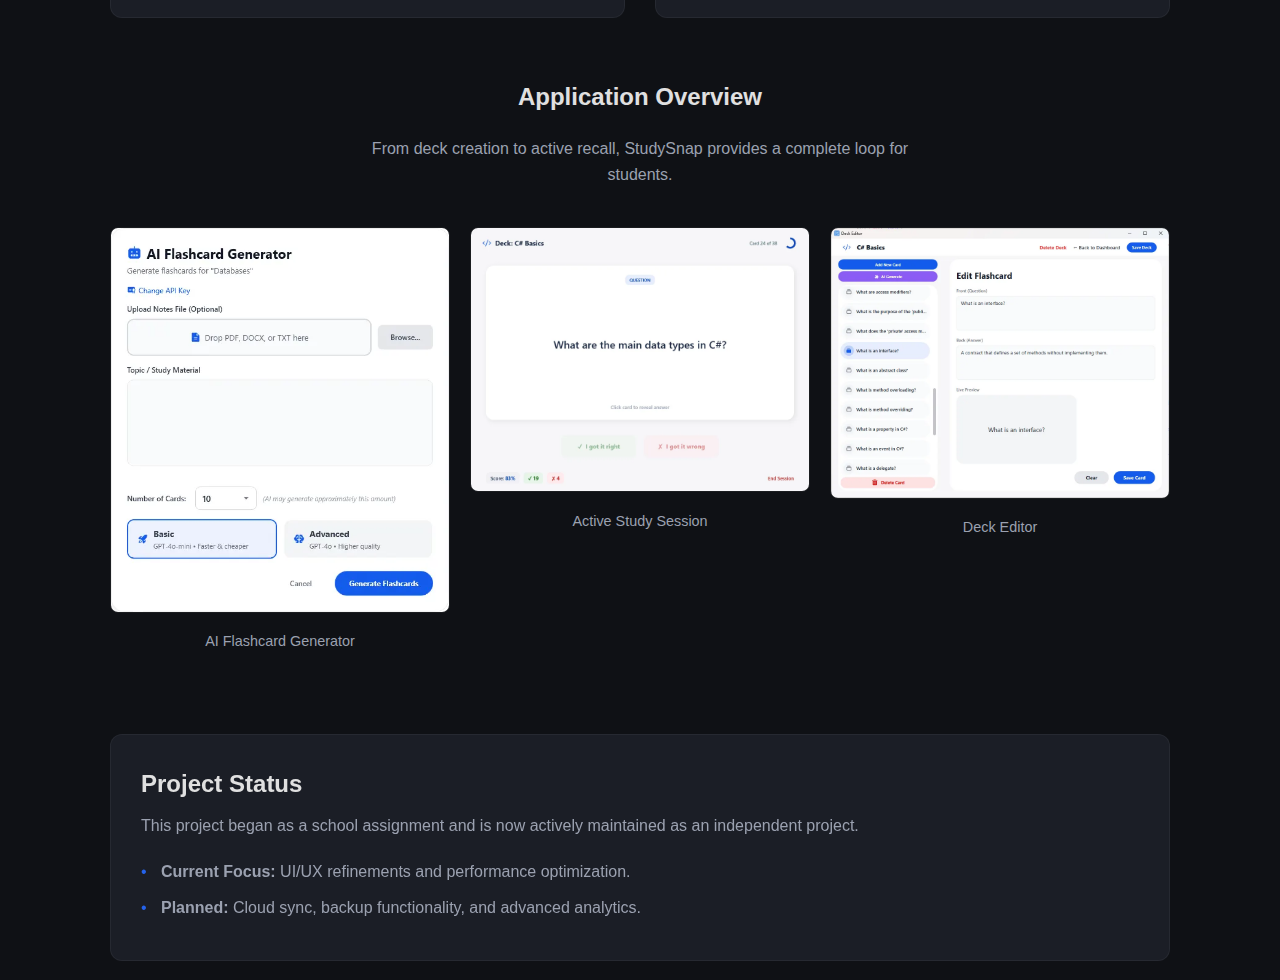
<file: studysnap.html>
<!DOCTYPE html>
<html lang="en">
    <head>
        <meta charset="UTF-8" />
        <meta name="viewport" content="width=device-width, initial-scale=1.0" />
        <title>StudySnap - Meter Games</title>
        <link rel="icon" href="images/favicon-light.ico" type="image/x-icon" />
        <link rel="icon" href="images/favicon-light.ico" type="image/x-icon" media="(prefers-color-scheme: light)" />
        <link rel="icon" href="images/favicon-dark.ico" type="image/x-icon" media="(prefers-color-scheme: dark)" />
        <script>
            const savedTheme = localStorage.getItem("theme") || "dark";
            document.documentElement.setAttribute("data-theme", savedTheme);
        </script>
        <link rel="stylesheet" href="style.css" />
    </head>
    <body class="study-theme">
        <div class="container">
            <site-header page="studysnap"></site-header>

            <section class="hero">
                <h1>StudySnap</h1>
                <p>A powerful C# WPF study tool featuring AI generation and data persistence.</p>
                
                <div style="display: flex; gap: 15px; justify-content: center; flex-wrap: wrap; margin-bottom: 30px;">
                    <a href="https://github.com/metergames/study-snap/releases/latest" target="_blank" rel="noreferrer" class="btn">
                        Download App
                    </a>

                    <a href="https://github.com/metergames/study-snap" target="_blank" rel="noreferrer" class="btn">
                        View Source
                    </a>
                </div>

                <p style="font-size: 0.9rem; color: var(--text-muted); margin-top: -10px; margin-bottom: 40px; background: rgba(255,255,255,0.05); display: inline-block; padding: 10px 20px; border-radius: 8px; border: 1px solid var(--border-color);">
                    <strong>How to Run:</strong> Download the zip file, extract the folder, and open <code>StudySnap.exe</code>.
                </p>
                
                <div style="margin-top: 10px; margin-bottom: 20px;">
                    <img 
                        src="images/studysnap-dashboard.webp" 
                        alt="StudySnap Dashboard" 
                        class="enlargeable-image" 
                        style="width: 100%; max-width: 900px; border-radius: 8px; border: 1px solid var(--border-color); box-shadow: 0 15px 30px rgba(0,0,0,0.3);"
                    >
                </div>
            </section>

            <div class="grid">
                <div class="card">
                    <h3>Features</h3>
                    <ul class="feature-list">
                        <li><strong>AI Generation:</strong> Create decks instantly using the OpenAI API with file attachment support.</li>
                        <li><strong>Study Mode:</strong> Review concepts with a clean, focused UI and accuracy tracking.</li>
                        <li><strong>Deck Management:</strong> Create, edit, search, and filter flashcard decks easily.</li>
                        <li><strong>Data Persistence:</strong> JSON-based local storage ensures your data is always saved.</li>
                    </ul>
                </div>

                <div class="card">
                    <h3>Tech Stack</h3>
                    <ul class="feature-list">
                        <li><strong>Language:</strong> C#</li>
                        <li><strong>Framework:</strong> WPF (Windows Presentation Foundation)</li>
                        <li><strong>Architecture:</strong> Object-Oriented Design (OOD)</li>
                        <li><strong>Data:</strong> Local JSON Serialization</li>
                    </ul>
                </div>
            </div>

            <section class="tech-showcase" style="margin-top: 60px;">
                <h2>Application Overview</h2>
                <p>From deck creation to active recall, StudySnap provides a complete loop for students.</p>

                <div class="grid" style="grid-template-columns: repeat(auto-fit, minmax(250px, 1fr)); gap: 20px;">
                    <div style="text-align: center;">
                        <img src="images/studysnap-ai.webp" alt="AI Generator" class="enlargeable-image" style="width: 100%; border-radius: 8px; border: 1px solid var(--border-color);">
                        <p style="font-size: 0.9rem; color: var(--text-muted); margin-top: 10px;">AI Flashcard Generator</p>
                    </div>
                    <div style="text-align: center;">
                        <img src="images/studysnap-session.webp" alt="Study Session" class="enlargeable-image" style="width: 100%; border-radius: 8px; border: 1px solid var(--border-color);">
                        <p style="font-size: 0.9rem; color: var(--text-muted); margin-top: 10px;">Active Study Session</p>
                    </div>
                    <div style="text-align: center;">
                        <img src="images/studysnap-editor.webp" alt="Deck Editor" class="enlargeable-image" style="width: 100%; border-radius: 8px; border: 1px solid var(--border-color);">
                        <p style="font-size: 0.9rem; color: var(--text-muted); margin-top: 10px;">Deck Editor</p>
                    </div>
                </div>
            </section>

            <div class="card" style="margin-top: 50px;">
                <h3>Project Status</h3>
                <p>This project began as a school assignment and is now actively maintained as an independent project.</p>
                <ul class="feature-list">
                    <li><strong>Current Focus:</strong> UI/UX refinements and performance optimization.</li>
                    <li><strong>Planned:</strong> Cloud sync, backup functionality, and advanced analytics.</li>
                </ul>
            </div>

            <site-footer></site-footer>
        </div>
        <script src="script.js"></script>
    </body>
</html>
</file>
<file: style.css>
/* style.css */
:root {
    /* --- DARK MODE (Default) --- */
    --bg-color: #0f1115;
    --card-bg: #1b1e26;
    --text-main: #e0e0e0;
    --text-muted: #9ba1b0;
    --border-color: rgba(255, 255, 255, 0.05);

    --accent: #3b82f6; /* Blue (Default) */
    --parker-accent: #c53677; /* Fiery Fuchsia */
    --slice-accent: #8b5cf6; /* Purple */
    --study-accent: #2563eb; /* Royal Blue */
    --pit-accent: #dc2626; /* Racing Red */
    --about-accent: #14b8a6; /* Teal */

    --changelog-bg: rgba(0, 0, 0, 0.2);
    --scrollbar-track: rgba(0, 0, 0, 0.1);
    --scrollbar-thumb: rgba(255, 255, 255, 0.15);
    --scrollbar-thumb-hover: rgba(255, 255, 255, 0.25);
}

/* --- LIGHT MODE OVERRIDES --- */
[data-theme="light"] {
    --bg-color: #f3f4f6; /* Light Gray Background */
    --card-bg: #ffffff; /* Pure White Cards */
    --text-main: #111827; /* Dark Gray/Black Text */
    --text-muted: #4b5563; /* Medium Gray Text */
    --border-color: rgba(0, 0, 0, 0.08); /* Subtle dark border */

    --changelog-bg: rgba(0, 0, 0, 0.05);
    --scrollbar-track: rgba(0, 0, 0, 0.05);
    --scrollbar-thumb: rgba(0, 0, 0, 0.2);
    --scrollbar-thumb-hover: rgba(0, 0, 0, 0.3);
}

* {
    box-sizing: border-box;
    margin: 0;
    padding: 0;
}

site-header,
site-footer {
    display: contents;
}

body {
    font-family: -apple-system, BlinkMacSystemFont, "Segoe UI", Roboto, Helvetica, Arial, sans-serif;
    background-color: var(--bg-color);
    color: var(--text-main);
    line-height: 1.6;
    transition:
        background-color 0.3s ease,
        color 0.3s ease;
}

a {
    text-decoration: none;
    color: inherit;
    transition: 0.2s;
}
ul {
    list-style: none;
}

/* Layout Utilities */
.container {
    max-width: 1100px;
    margin: 0 auto;
    padding: 20px;
}
.header {
    display: flex;
    justify-content: space-between;
    align-items: center;
    padding: 40px 0;
}

/* Logo */
.logo {
    display: flex;
    align-items: center;
    gap: 12px;
}
.logo a {
    display: flex;
    align-items: center;
}
.logo img {
    height: auto;
    max-height: 80px;
    width: auto;
    max-width: 100%;
    transition: opacity 0.2s;
}

/* Navigation */
.nav-link {
    margin-left: 20px;
    color: var(--text-muted);
    font-size: 0.9rem;
    transition: color 0.2s ease;
}

.nav-link.active {
    color: var(--accent);
    font-weight: 600;
}

/* Default Hover (Blue) - Theme overrides are handled at the bottom */
.nav-link:hover {
    color: var(--accent);
}

/* Navigation Container Fix */
.header nav {
    display: flex;
    align-items: center;
}

/* --- THEME TOGGLE BUTTON --- */
.theme-toggle {
    background: none;
    border: none;
    cursor: pointer;
    margin-left: 25px;
    padding: 5px;
    color: var(--text-muted);
    display: flex;
    align-items: center;
    transition:
        color 0.2s,
        transform 0.2s;
}

.theme-toggle:hover {
    color: var(--accent); /* Default Blue hover */
    transform: rotate(15deg);
}

.theme-toggle svg {
    width: 22px;
    height: 22px;
    fill: currentColor;
}

/* Hero Section */
.hero {
    text-align: center;
    padding: 60px 20px;
}
.hero h1 {
    font-size: 3rem;
    margin-bottom: 20px;
    line-height: 1.1;
}
.hero p {
    font-size: 1.2rem;
    color: var(--text-muted);
    max-width: 600px;
    margin: 0 auto 30px;
}

/* Buttons */
.btn {
    display: inline-block;
    padding: 12px 24px;
    border-radius: 8px;
    font-weight: 700;
    background-color: var(--accent);
    color: white;
    background-image: linear-gradient(to right, rgba(255, 255, 255, 0.2) 50%, transparent 50%) !important;
    background-size: 200% 100% !important;
    background-position: 100% 0 !important;
    transition:
        background-position 0.3s ease-out,
        transform 0.2s ease,
        box-shadow 0.2s ease;
    box-shadow: 0 4px 6px rgba(0, 0, 0, 0.1);
    -webkit-font-smoothing: antialiased;
    backface-visibility: hidden;
    will-change: transform;
}

.btn:hover {
    background-position: 0 0 !important;
    transform: translateY(-2px);
    box-shadow: 0 8px 15px rgba(0, 0, 0, 0.3);
}

.btn:active {
    transform: translateY(0);
    box-shadow: 0 4px 6px rgba(0, 0, 0, 0.1);
}

/* --- Secondary Button (Outline Style) --- */
.btn-secondary {
    background-color: var(--card-bg);
    border: 1px solid var(--border-color);
    color: var(--text-main);
    background-image: none !important;
    box-shadow: none;
}

.btn-secondary:hover {
    border-color: var(--text-muted);
    transform: translateY(-2px);
    box-shadow: 0 4px 10px rgba(0, 0, 0, 0.2);
}

/* Grids & Cards */
.grid {
    display: grid;
    grid-template-columns: repeat(auto-fit, minmax(300px, 1fr));
    gap: 30px;
    margin-top: 40px;
}

.card {
    background: var(--card-bg);
    border-radius: 12px;
    padding: 30px;
    border: 1px solid var(--border-color);
    transition: 0.3s;
}

.card:hover {
    transform: translateY(-5px);
    border-color: var(--accent);
} /* Default Blue hover */
.card h3 {
    font-size: 1.5rem;
    margin-bottom: 10px;
}
.card p {
    color: var(--text-muted);
    margin-bottom: 20px;
}

/* Feature Lists */
.feature-list li {
    margin-bottom: 10px;
    padding-left: 20px;
    position: relative;
    color: var(--text-muted);
}
.feature-list li::before {
    content: "•";
    position: absolute;
    left: 0;
    color: var(--accent);
}

/* Parker Specifics */
.game-banner {
    width: 100%;
    height: 350px;
    object-fit: cover;
    object-position: top;
    border-radius: 12px;
    margin-bottom: 20px;
    border: 1px solid var(--border-color);
    box-shadow: 0 20px 40px rgba(0, 0, 0, 0.3);
}

/* Slice Stack Specifics */
.screenshot-row {
    display: flex;
    justify-content: center;
    gap: 20px;
    margin: 40px 0;
    flex-wrap: wrap;
}
.mobile-screenshot {
    width: 220px;
    border-radius: 12px;
    border: 1px solid var(--border-color);
    box-shadow: 0 10px 30px rgba(0, 0, 0, 0.5);
    transition: transform 0.3s ease;
}
.mobile-screenshot:hover {
    transform: translateY(-10px);
}

/* Footer */
footer {
    text-align: center;
    padding: 50px 0;
    color: var(--text-muted);
    font-size: 0.9rem;
    margin-top: 50px;
    border-top: 1px solid var(--border-color);
}

footer a {
    transition: color 0.2s ease;
    text-decoration: none;
}
footer a:hover {
    color: var(--accent);
    text-decoration: underline;
}

/* --- Skill Badges --- */
.skill-container {
    display: flex;
    flex-wrap: wrap;
    gap: 10px;
    margin-top: 15px;
}

.skill-badge {
    background: rgba(255, 255, 255, 0.03);
    border: 1px solid var(--border-color);
    padding: 8px 14px;
    border-radius: 20px;
    font-size: 0.9rem;
    color: var(--text-main);
    transition:
        border-color 0.2s ease,
        transform 0.2s ease,
        color 0.2s ease;
    cursor: default;
    user-select: none;
}

[data-theme="light"] .skill-badge {
    background: rgba(0, 0, 0, 0.03);
}

.skill-badge:hover {
    transform: translateY(-2px);
}

/* Make the badges glow Teal on the About page */
.about-theme .skill-badge:hover {
    border-color: var(--about-accent);
    color: var(--about-accent);
}

/* --- Tech Showcase --- */
.tech-showcase {
    margin-top: 60px;
    text-align: center;
}
.tech-showcase h2 {
    margin-bottom: 20px;
}
.tech-showcase p {
    color: var(--text-muted);
    margin-bottom: 30px;
    max-width: 600px;
    margin-left: auto;
    margin-right: auto;
}
.tech-showcase-link {
    color: var(--accent);
    font-weight: 600;
    margin-left: 5px;
    white-space: nowrap;
}
.tech-showcase-link:hover {
    text-decoration: underline;
}

.tech-frame {
    background: var(--card-bg);
    padding: 10px;
    border-radius: 12px;
    display: inline-block;
    border: 1px solid var(--border-color);
}
.tech-frame img {
    display: block;
}

/* Changelog */
.changelog-section {
    max-width: 800px;
    margin: 60px auto 0;
}
.changelog-section h2 {
    text-align: center;
    margin-bottom: 20px;
}
.changelog-box {
    background: var(--changelog-bg);
    border: 1px solid var(--border-color);
    border-radius: 12px;
    padding: 30px;
    max-height: 400px;
    overflow-y: auto;
}
.version-entry {
    margin-bottom: 25px;
    padding-bottom: 25px;
    border-bottom: 1px solid var(--border-color);
}
.version-entry:last-child {
    border-bottom: none;
    margin-bottom: 0;
    padding-bottom: 0;
}
.version-header {
    display: flex;
    align-items: center;
    gap: 15px;
    margin-bottom: 15px;
}
.version-title {
    font-size: 1.2rem;
    font-weight: bold;
}
.badge-latest {
    font-size: 0.7rem;
    padding: 4px 8px;
    border-radius: 4px;
    text-transform: uppercase;
    letter-spacing: 0.5px;
    font-weight: 800;
}

/* Scrollbar */
.changelog-box::-webkit-scrollbar {
    width: 8px;
}
.changelog-box::-webkit-scrollbar-track {
    background: var(--scrollbar-track);
    margin-block: 10px;
    border-radius: 4px;
}
.changelog-box::-webkit-scrollbar-thumb {
    background: var(--scrollbar-thumb);
    border-radius: 4px;
}
.changelog-box::-webkit-scrollbar-thumb:hover {
    background: var(--scrollbar-thumb-hover);
}

/* Lightbox */
.enlargeable-image {
    cursor: zoom-in;
    max-width: 100%;
    height: auto;
    border-radius: 8px;
    transition: opacity 0.2s ease;
}
.lightbox-clone {
    position: fixed;
    top: 0;
    left: 0;
    width: 100vw;
    height: 100vh;
    object-fit: scale-down;
    background-color: rgba(0, 0, 0, 0.95);
    z-index: 9999;
    padding: 30px;
    box-sizing: border-box;
    cursor: zoom-out;
    animation: zoomIn 0.25s cubic-bezier(0.165, 0.84, 0.44, 1) forwards;
}
.lightbox-clone.closing {
    animation: zoomOut 0.2s ease-in forwards;
}
@keyframes zoomIn {
    from {
        opacity: 0;
        transform: scale(0.9);
    }
    to {
        opacity: 1;
        transform: scale(1);
    }
}
@keyframes zoomOut {
    from {
        opacity: 1;
        transform: scale(1);
    }
    to {
        opacity: 0;
        transform: scale(0.9);
    }
}

/* Animated Banner */
.banner-placeholder {
    width: 100%;
    height: 350px;
    background-color: var(--card-bg);
    border: 1px solid var(--border-color);
    border-radius: 12px;
    margin-bottom: 20px;
    box-shadow: 0 20px 40px rgba(0, 0, 0, 0.3);
    overflow: hidden;
    position: relative;
    transition:
        border-color 0.5s ease,
        background-color 0.5s ease;
}
.banner-placeholder.loaded {
    background-color: transparent;
    border-color: transparent;
}

.game-banner-animated {
    width: 100%;
    height: 100%;
    object-fit: cover;
    object-position: top;
    opacity: 0;
    transform: scale(1.02);
    transition:
        opacity 0.8s ease-out,
        transform 0.8s ease-out;
}
.banner-placeholder.loaded .game-banner-animated {
    opacity: 1;
    transform: scale(1);
}

/* ========================================= */
/* RESPONSIVE LAYOUT                          */
/* ========================================= */

@media (max-width: 900px) {
    .container {
        padding: 18px;
    }

    .header {
        flex-direction: column;
        gap: 14px;
        padding: 26px 0 18px;
    }

    .header nav {
        width: 100%;
        justify-content: center;
        flex-wrap: wrap;
        gap: 8px;
    }

    .nav-link {
        margin-left: 0;
        padding: 7px 12px;
        border-radius: 999px;
        border: 1px solid var(--border-color);
        background: var(--card-bg);
        font-size: 0.85rem;
        line-height: 1;
    }

    .theme-toggle {
        margin-left: 0;
        border-radius: 999px;
        border: 1px solid var(--border-color);
        padding: 7px;
    }

    .hero h1 {
        font-size: clamp(2rem, 7vw, 2.6rem);
    }
    .hero p {
        font-size: 1.06rem;
    }
    .grid {
        grid-template-columns: repeat(auto-fit, minmax(260px, 1fr));
        gap: 20px;
    }
    .banner-placeholder {
        height: 280px;
    }
}

@media (max-width: 768px) {
    .container {
        padding: 14px;
    }

    .logo img {
        max-height: 62px;
    }

    .hero {
        padding: 36px 10px;
    }

    .hero h1 {
        margin-bottom: 14px;
        line-height: 1.08;
    }

    .hero p {
        font-size: 1rem;
        margin-bottom: 22px;
    }

    .btn {
        width: min(100%, 320px);
        text-align: center;
        padding: 12px 18px;
    }

    .grid {
        grid-template-columns: 1fr;
        gap: 16px;
        margin-top: 24px;
    }

    .card {
        padding: 22px;
    }
    .card h3 {
        font-size: 1.25rem;
    }

    .feature-list li {
        margin-bottom: 8px;
        padding-left: 16px;
        font-size: 0.97rem;
    }

    .screenshot-row {
        gap: 12px;
        margin: 26px 0;
    }

    .mobile-screenshot {
        width: min(46%, 180px);
    }

    .banner-placeholder,
    .game-banner {
        height: 220px;
    }

    .changelog-section {
        margin-top: 42px;
    }

    .changelog-box {
        padding: 20px;
        max-height: 320px;
    }

    .version-header {
        align-items: flex-start;
        flex-direction: column;
        gap: 8px;
    }

    .achievement-toast {
        width: calc(100vw - 24px);
        border-radius: 12px;
        padding: 12px 14px;
    }

    .achievement-toast.show {
        bottom: 16px;
    }

    .lightbox-clone {
        padding: 12px;
    }
}

@media (max-width: 420px) {
    .hero h1 {
        font-size: 1.75rem;
    }
    .hero p {
        font-size: 0.95rem;
    }
    .nav-link {
        font-size: 0.8rem;
    }
    .card {
        padding: 18px;
    }
    .skill-badge {
        font-size: 0.82rem;
        padding: 6px 10px;
    }
}

/* Disable hover/3D-only visuals on touch devices. */
@media (hover: none), (pointer: coarse) {
    .card:hover {
        transform: none;
        border-color: var(--border-color);
    }

    .card:hover::before {
        opacity: 0;
    }
    .card:hover > * {
        transform: translateZ(0);
    }

    .btn:hover {
        transform: none;
        background-position: 100% 0 !important;
        box-shadow: 0 4px 6px rgba(0, 0, 0, 0.1);
    }

    .mobile-screenshot:hover {
        transform: none;
    }
}

/* ========================================= */
/* THEME OVERRIDES SYSTEM                    */
/* ========================================= */

/* Parker Theme (Fiery Fuchsia) */
.parker-theme .logo {
    color: var(--parker-accent);
}
.parker-theme .btn {
    background-color: var(--parker-accent);
}
.parker-theme li::before {
    color: var(--parker-accent);
}
.parker-theme .nav-link:hover {
    color: var(--parker-accent);
}
.parker-theme .nav-link.active {
    color: var(--parker-accent);
}
.parker-theme .theme-toggle:hover {
    color: var(--parker-accent);
}
.parker-theme .card:hover {
    border-color: var(--parker-accent);
}
.parker-theme footer a:hover {
    color: var(--parker-accent);
}
/* Filter: White -> Fiery Fuchsia */
.parker-theme .logo img {
    filter: brightness(0) saturate(100%) invert(30%) sepia(45%) saturate(3355%) hue-rotate(310deg) brightness(83%) contrast(83%);
}

/* Slice Theme (Purple) */
.slice-theme .logo {
    color: var(--slice-accent);
}
.slice-theme .btn {
    background-color: var(--slice-accent);
}
.slice-theme li::before {
    color: var(--slice-accent);
}
.slice-theme .nav-link:hover {
    color: var(--slice-accent);
}
.slice-theme .nav-link.active {
    color: var(--slice-accent);
}
.slice-theme .theme-toggle:hover {
    color: var(--slice-accent);
}
.slice-theme .card:hover {
    border-color: var(--slice-accent);
}
.slice-theme footer a:hover {
    color: var(--slice-accent);
}
/* Filter: White -> Purple */
.slice-theme .logo img {
    filter: brightness(0) saturate(100%) invert(39%) sepia(41%) saturate(3648%) hue-rotate(237deg) brightness(98%) contrast(97%);
}

/* StudySnap Theme (Royal Blue) */
.study-theme .logo {
    color: var(--study-accent);
}
.study-theme .btn {
    background-color: var(--study-accent);
}
.study-theme li::before {
    color: var(--study-accent);
}
.study-theme .nav-link:hover {
    color: var(--study-accent);
}
.study-theme .nav-link.active {
    color: var(--study-accent);
}
.study-theme .theme-toggle:hover {
    color: var(--study-accent);
}
.study-theme .card:hover {
    border-color: var(--study-accent);
}
.study-theme footer a:hover {
    color: var(--study-accent);
}
/* Filter: White -> Royal Blue */
.study-theme .logo img {
    filter: brightness(0) saturate(100%) invert(25%) sepia(99%) saturate(2051%) hue-rotate(216deg) brightness(96%) contrast(91%);
}

/* About Theme (Teal) */
.about-theme .logo {
    color: var(--about-accent);
}
.about-theme .btn {
    background-color: var(--about-accent);
}
.about-theme .nav-link:hover {
    color: var(--about-accent);
}
.about-theme .nav-link.active {
    color: var(--about-accent);
}
.about-theme .theme-toggle:hover {
    color: var(--about-accent);
}
.about-theme .card:hover {
    border-color: var(--about-accent);
}
.about-theme footer a:hover {
    color: var(--about-accent);
}
/* Filter: White -> Teal */
.about-theme .logo img {
    filter: brightness(0) saturate(100%) invert(55%) sepia(80%) saturate(464%) hue-rotate(124deg) brightness(92%) contrast(87%);
}

/* Pit Wall Theme (Racing Red) */
.pit-theme .logo {
    color: var(--pit-accent);
}
.pit-theme .btn {
    background-color: var(--pit-accent);
}
.pit-theme li::before {
    color: var(--pit-accent);
}
.pit-theme .nav-link:hover {
    color: var(--pit-accent);
}
.pit-theme .nav-link.active {
    color: var(--pit-accent);
}
.pit-theme .theme-toggle:hover {
    color: var(--pit-accent);
}
.pit-theme .card:hover {
    border-color: var(--pit-accent);
}
.pit-theme footer a:hover {
    color: var(--pit-accent);
}
/* Filter: White -> Racing Red */
.pit-theme .logo img {
    filter: brightness(0) saturate(100%) invert(30%) sepia(64%) saturate(2273%) hue-rotate(338deg) brightness(82%) contrast(114%);
}

/* --- Spotlight Card Effect --- */
.card {
    position: relative;
    overflow: hidden;
    transform-style: preserve-3d;
    will-change: transform;
}

/* The invisible glow element */
.card::before {
    content: "";
    position: absolute;
    top: 0;
    left: 0;
    right: 0;
    bottom: 0;
    background: radial-gradient(
        800px circle at var(--mouse-x, 50%) var(--mouse-y, 50%),
        rgba(255, 255, 255, 0.06),
        transparent 40%
    );
    opacity: 0;
    transition: opacity 0.3s ease;
    pointer-events: none;
    z-index: 0;
}

/* Light mode adjustment for the glow */
[data-theme="light"] .card::before {
    background: radial-gradient(800px circle at var(--mouse-x, 50%) var(--mouse-y, 50%), rgba(0, 0, 0, 0.06), transparent 40%);
}

.card:hover::before {
    opacity: 1;
}

/* Text and buttons stay on top of the glow */
.card > * {
    position: relative;
    z-index: 1;
    transition: transform 0.3s ease;
    -webkit-font-smoothing: antialiased;
    backface-visibility: hidden;
    transform: translateZ(0);
}

.card:hover > * {
    transform: translateZ(30px);
}

/* --- Konami Code Barrel Roll --- */
.barrel-roll {
    animation: barrelRoll 1.5s cubic-bezier(0.25, 1, 0.5, 1) forwards;
}

@keyframes barrelRoll {
    0% {
        transform: rotate(0deg) scale(1);
    }
    100% {
        transform: rotate(360deg) scale(1);
    }
}

.achievement-toast {
    position: fixed;
    bottom: -100px; /* Hidden off-screen initially */
    left: 50%;
    transform: translateX(-50%);
    background: var(--card-bg);
    border: 1px solid var(--accent);
    /* Gives it a nice glowing effect */
    box-shadow:
        0 10px 30px rgba(0, 0, 0, 0.5),
        0 0 15px rgba(59, 130, 246, 0.4);
    padding: 12px 25px;
    border-radius: 50px;
    z-index: 10000;
    pointer-events: none; /* So it doesn't block clicks */

    /* A bouncy gaming-style slide animation */
    transition: bottom 0.4s cubic-bezier(0.175, 0.885, 0.32, 1.275);
}

/* When the class is added via JS, it slides up */
.achievement-toast.show {
    bottom: 40px;
}

.achievement-text h4 {
    margin: 0 0 2px 0;
    font-size: 0.95rem;
    color: var(--text-main);
    text-shadow: 0 0 8px rgba(255, 255, 255, 0.2);
}

.achievement-text p {
    margin: 0;
    font-size: 0.85rem;
    color: var(--text-muted);
}

/* --- Home About Nudge --- */
.about-nudge {
    position: fixed;
    right: 24px;
    bottom: 24px;
    z-index: 9000;
    display: inline-flex;
    align-items: center;
    gap: 14px;
    padding: 11px 16px;
    border-radius: 999px;
    border: 1px solid var(--border-color);
    background: var(--card-bg);
    color: var(--text-main);
    box-shadow: 0 14px 34px rgba(0, 0, 0, 0.28);
    opacity: 0;
    transform: translateX(120%);
    transition:
        transform 0.45s cubic-bezier(0.22, 1, 0.36, 1),
        opacity 0.35s ease,
        box-shadow 0.2s ease;
}

.about-nudge.show {
    opacity: 1;
    transform: translateX(0);
}

.about-nudge.closing {
    opacity: 0;
    transform: translateX(120%);
    transition:
        transform 0.3s cubic-bezier(0.22, 1, 0.36, 1),
        opacity 0.3s ease;
}

.about-nudge:hover {
    box-shadow: 0 18px 40px rgba(0, 0, 0, 0.35);
}

.about-nudge-kicker {
    font-size: 0.84rem;
    font-weight: 600;
    color: var(--text-muted);
}

.about-nudge-copy {
    display: inline-flex;
    align-items: baseline;
    gap: 10px;
}

.about-nudge-link {
    font-size: 0.86rem;
    font-weight: 700;
    color: var(--about-accent);
    text-transform: lowercase;
}

.about-nudge-link:hover {
    text-decoration: underline;
}

.about-nudge-close {
    width: 18px;
    height: 18px;
    border: 1px solid var(--border-color);
    border-radius: 50%;
    background: transparent;
    color: var(--text-muted);
    font-size: 0.74rem;
    line-height: 1;
    cursor: pointer;
    display: inline-flex;
    align-items: center;
    justify-content: center;
    flex-shrink: 0;
    transition:
        color 0.2s ease,
        border-color 0.2s ease;
}

.about-nudge-close:hover {
    color: var(--text-main);
    border-color: var(--text-muted);
}

/* Soften the glow in Light Mode */
[data-theme="light"] .achievement-toast {
    box-shadow:
        0 10px 30px rgba(0, 0, 0, 0.1),
        0 0 15px rgba(59, 130, 246, 0.2);
}

@media (max-width: 768px), (hover: none), (pointer: coarse) {
    .about-nudge {
        display: none;
    }
}

@keyframes fadeUp {
    0% {
        opacity: 0;
        transform: translateY(30px);
    }
    100% {
        opacity: 1;
        transform: translateY(0);
    }
}
</file>
